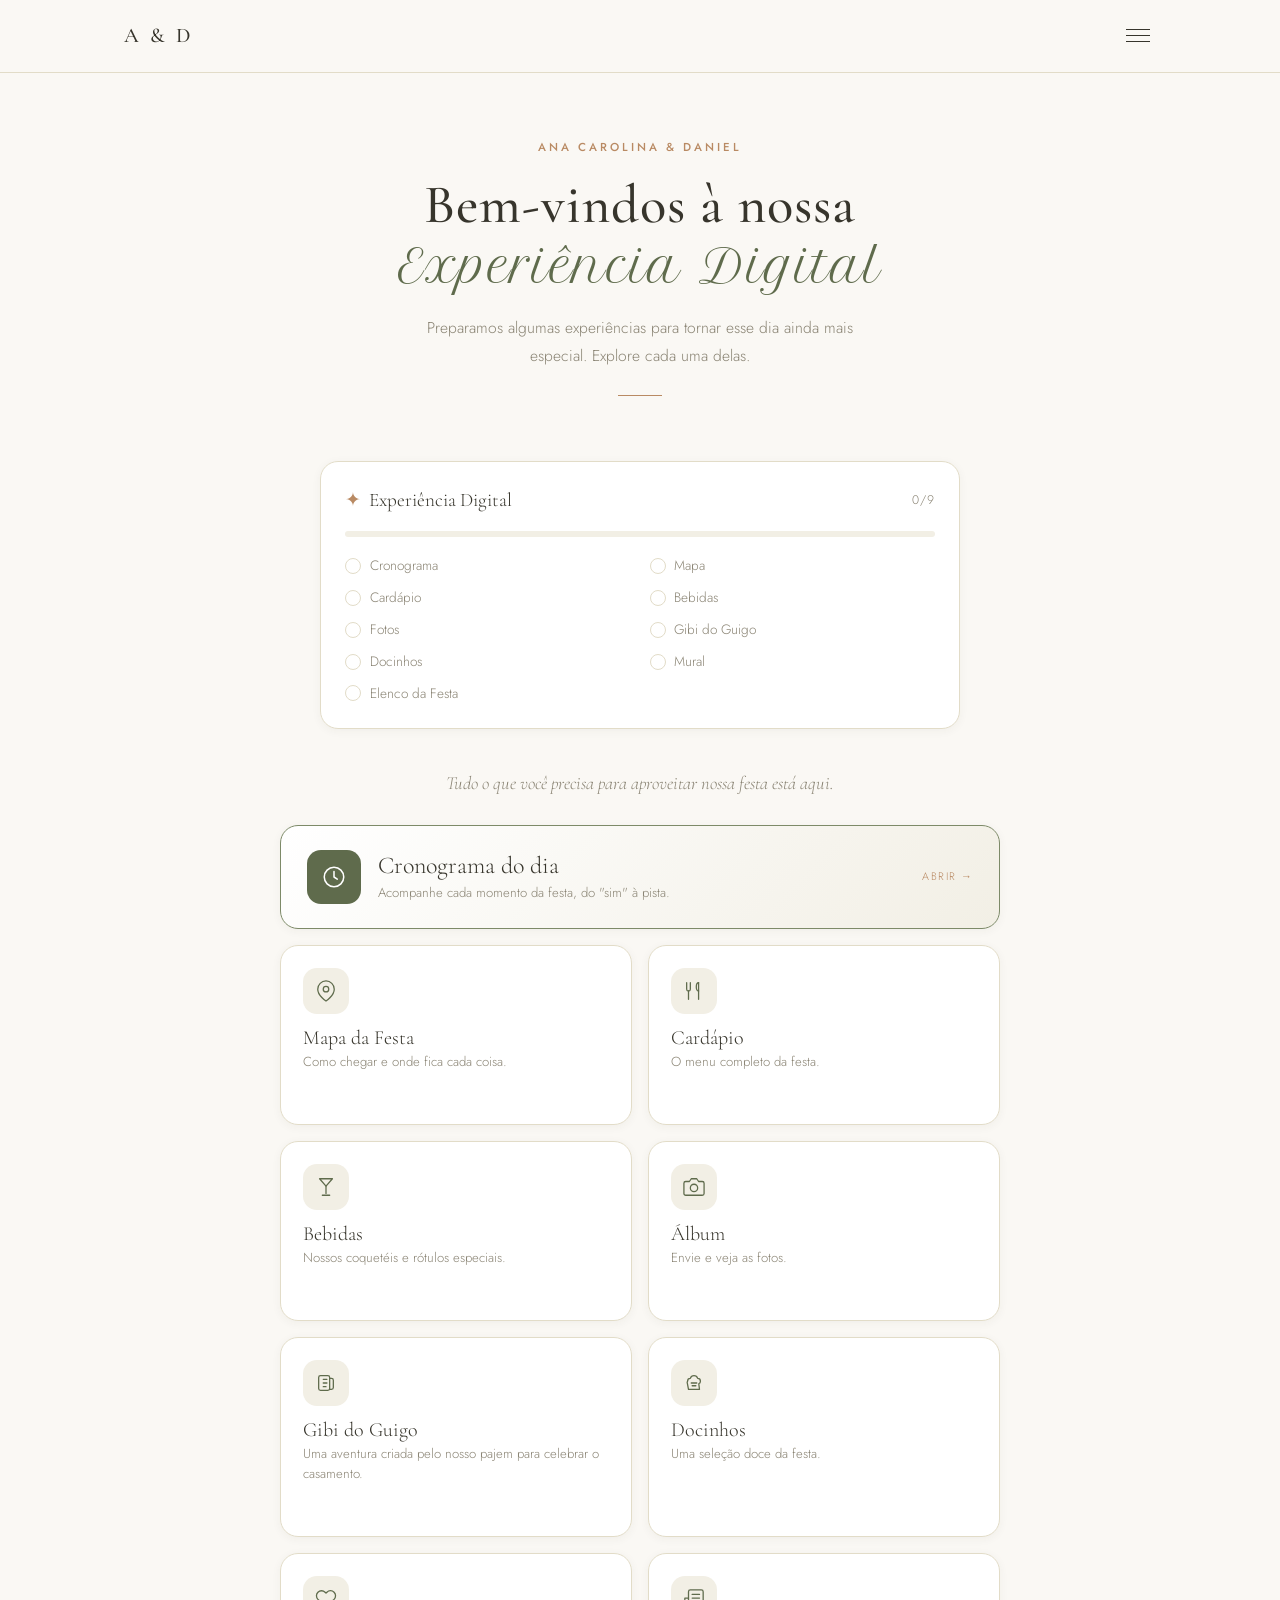
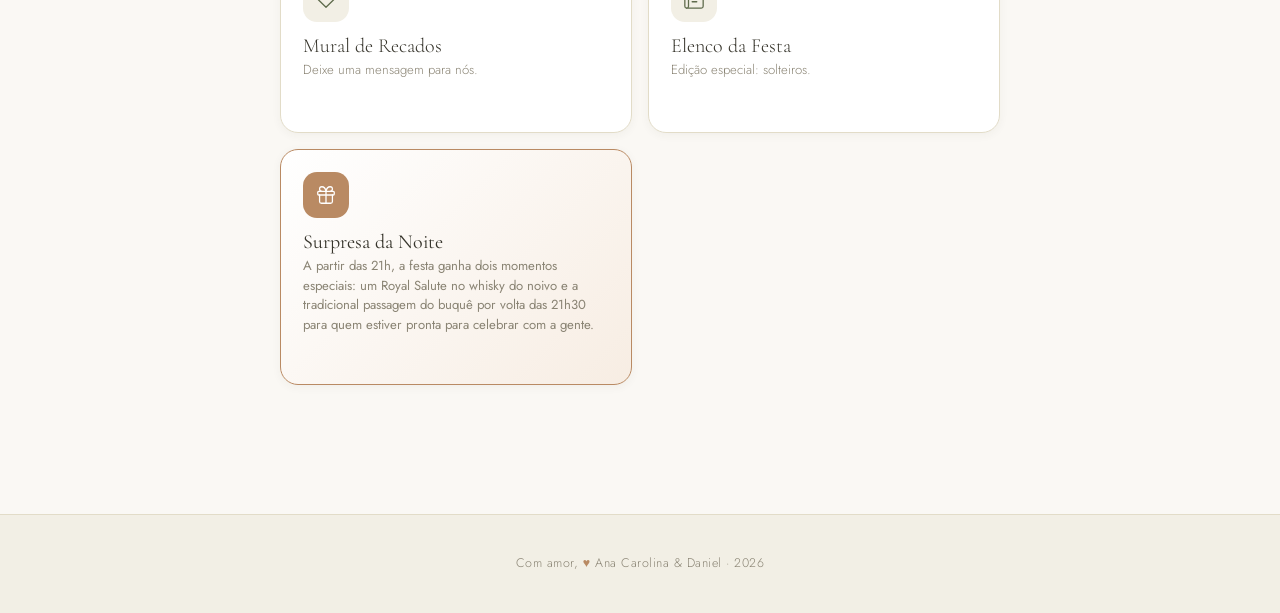
<file: index.html>
<!DOCTYPE html>
<html lang="pt-BR">
<head>
  <meta charset="UTF-8" />
  <meta name="viewport" content="width=device-width, initial-scale=1.0" />
  <title>Ana Carolina &amp; Daniel | Experiência Digital</title>
  <meta name="description" content="Experiência digital do casamento de Ana Carolina e Daniel." />
  <meta name="theme-color" content="#faf8f4" />
  <link rel="icon" type="image/svg+xml" href="assets/favicon.svg" />
  <link rel="preconnect" href="https://fonts.googleapis.com" />
  <link href="https://fonts.googleapis.com/css2?family=Cormorant+Garamond:ital,wght@0,400;0,500;0,600;1,500&family=Jost:wght@300;400;500;600&family=Petit+Formal+Script&display=swap" rel="stylesheet" />
  <link rel="stylesheet" href="css/style.css" />
</head>
<body>
  <header class="site-header">
    <nav class="nav">
      <a href="index.html" class="nav-logo">A &amp; D</a>
      <button class="nav-toggle" aria-label="Abrir menu">
        <span></span><span></span><span></span>
      </button>
      <ul class="nav-links">
        <li><a href="index.html">Início</a></li>
        <li><a href="cronograma.html">Cronograma</a></li>
        <li><a href="cardapio.html">Cardápio</a></li>
        <li><a href="drinks.html">Bebidas</a></li>
        <li><a href="album.html">Álbum Colaborativo</a></li>
        <li><a href="gibi.html">Gibi do Guigo</a></li>
        <li><a href="docinhos.html">Docinhos</a></li>
        <li><a href="mural.html">Mural de Recados</a></li>
        <li><a href="solteiros.html">Elenco da Festa</a></li>
        <li><a href="mapa.html">Mapa da Festa</a></li>
      </ul>
    </nav>
  </header>

  <main>
    <section class="hero hero-home reveal">
      <p class="hero-eyebrow">Ana Carolina &amp; Daniel</p>
      <h1>Bem-vindos à nossa<br /><span class="hero-highlight">Experiência Digital</span></h1>
      <p class="hero-lead">
        Preparamos algumas experiências para tornar esse dia ainda mais especial.
        Explore cada uma delas.
      </p>
      <div class="divider"></div>
    </section>

    <section class="section section-experiencia">
      <div class="container">
        <!-- Barra de progresso / gamificação -->
        <div class="progresso reveal" id="progresso" aria-live="polite">
          <div class="progresso-header">
            <span class="progresso-titulo">Experiência Digital</span>
            <span class="progresso-contador" id="progresso-contador">0/9</span>
          </div>
          <div class="progresso-barra"><span class="progresso-fill" id="progresso-fill"></span></div>
          <ul class="progresso-lista" id="progresso-lista"></ul>
          <p class="progresso-final" id="progresso-final" hidden>
            Você explorou toda a experiência digital do casamento!<br />
            <span>Obrigado por fazer parte deste momento.</span>
          </p>
        </div>

        <p class="experiencia-intro reveal">
          Tudo o que você precisa para aproveitar nossa festa está aqui.
        </p>

        <!-- Cronograma em destaque (CTA principal) -->
        <a class="xp-card xp-featured reveal" href="cronograma.html">
          <span class="xp-icon">
            <svg viewBox="0 0 24 24" fill="none" stroke="currentColor" stroke-width="1.4" stroke-linecap="round" stroke-linejoin="round"><circle cx="12" cy="12" r="9"/><path d="M12 7v5l3 2"/></svg>
          </span>
          <span class="xp-body">
            <span class="xp-title">Cronograma do dia</span>
            <span class="xp-desc">Acompanhe cada momento da festa, do "sim" à pista.</span>
          </span>
          <span class="xp-arrow">Abrir &rarr;</span>
        </a>

        <!-- Grid de experiências -->
        <div class="xp-grid">
          <a class="xp-card reveal" href="mapa.html" style="--i:0">
            <span class="xp-icon">
              <svg viewBox="0 0 24 24" fill="none" stroke="currentColor" stroke-width="1.4" stroke-linecap="round" stroke-linejoin="round"><path d="M21 10c0 7-9 13-9 13s-9-6-9-13a9 9 0 0 1 18 0z"/><circle cx="12" cy="10" r="3"/></svg>
            </span>
            <span class="xp-body">
              <span class="xp-title">Mapa da Festa</span>
              <span class="xp-desc">Como chegar e onde fica cada coisa.</span>
            </span>
            <span class="xp-arrow">Abrir &rarr;</span>
          </a>

          <a class="xp-card reveal" href="cardapio.html" style="--i:1">
            <span class="xp-icon">
              <svg viewBox="0 0 24 24" fill="none" stroke="currentColor" stroke-width="1.4" stroke-linecap="round" stroke-linejoin="round"><path d="M4 3v7a2 2 0 0 0 2 2h0a2 2 0 0 0 2-2V3"/><path d="M6 12v9"/><path d="M17 3c-1.5 0-2.5 1.8-2.5 4.5S15.5 12 17 12"/><path d="M17 3v18"/></svg>
            </span>
            <span class="xp-body">
              <span class="xp-title">Cardápio</span>
              <span class="xp-desc">O menu completo da festa.</span>
            </span>
            <span class="xp-arrow">Abrir &rarr;</span>
          </a>

          <a class="xp-card reveal" href="drinks.html" style="--i:2">
            <span class="xp-icon">
              <svg viewBox="0 0 24 24" fill="none" stroke="currentColor" stroke-width="1.4" stroke-linecap="round" stroke-linejoin="round"><path d="M5 3h14l-7 8z"/><path d="M12 11v8"/><path d="M8 21h8"/></svg>
            </span>
            <span class="xp-body">
              <span class="xp-title">Bebidas</span>
              <span class="xp-desc">Nossos coquetéis e rótulos especiais.</span>
            </span>
            <span class="xp-arrow">Abrir &rarr;</span>
          </a>

          <a class="xp-card reveal" href="album.html" style="--i:3">
            <span class="xp-icon">
              <svg viewBox="0 0 24 24" fill="none" stroke="currentColor" stroke-width="1.4" stroke-linecap="round" stroke-linejoin="round"><path d="M23 19a2 2 0 0 1-2 2H3a2 2 0 0 1-2-2V8a2 2 0 0 1 2-2h4l2-3h6l2 3h4a2 2 0 0 1 2 2z"/><circle cx="12" cy="13" r="4"/></svg>
            </span>
            <span class="xp-body">
              <span class="xp-title">Álbum</span>
              <span class="xp-desc">Envie e veja as fotos.</span>
            </span>
            <span class="xp-arrow">Abrir &rarr;</span>
          </a>

          <a class="xp-card reveal" href="gibi.html" style="--i:4">
            <span class="xp-icon">
              <svg viewBox="0 0 24 24" fill="none" stroke="currentColor" stroke-width="1.4" stroke-linecap="round" stroke-linejoin="round"><path d="M6 4h8a2 2 0 0 1 2 2v12a2 2 0 0 1-2 2H6a2 2 0 0 1-2-2V6a2 2 0 0 1 2-2z"/><path d="M16 7h2a2 2 0 0 1 2 2v8a2 2 0 0 1-2 2h-2"/><path d="M9 8h4"/><path d="M9 12h4"/><path d="M9 16h3"/></svg>
            </span>
            <span class="xp-body">
              <span class="xp-title">Gibi do Guigo</span>
              <span class="xp-desc">Uma aventura criada pelo nosso pajem para celebrar o casamento.</span>
            </span>
            <span class="xp-arrow">Abrir &rarr;</span>
          </a>

          <a class="xp-card reveal" href="docinhos.html" style="--i:5">
            <span class="xp-icon">
              <svg viewBox="0 0 24 24" fill="none" stroke="currentColor" stroke-width="1.4" stroke-linecap="round" stroke-linejoin="round"><path d="M5 10c0-1.7 1.3-3 3-3 .6-2 2.2-3 4-3s3.4 1 4 3c1.7 0 3 1.3 3 3 0 1.2-.7 2.3-1.8 2.8L18 19H6l-1.2-6.2A3 3 0 0 1 5 10Z"/><path d="M9 12h6"/><path d="M10 15h4"/></svg>
            </span>
            <span class="xp-body">
              <span class="xp-title">Docinhos</span>
              <span class="xp-desc">Uma seleção doce da festa.</span>
            </span>
            <span class="xp-arrow">Abrir &rarr;</span>
          </a>

          <a class="xp-card reveal" href="mural.html" style="--i:6">
            <span class="xp-icon">
              <svg viewBox="0 0 24 24" fill="none" stroke="currentColor" stroke-width="1.4" stroke-linecap="round" stroke-linejoin="round"><path d="M20.8 4.6a5.5 5.5 0 0 0-7.8 0L12 5.6l-1-1a5.5 5.5 0 0 0-7.8 7.8l1 1L12 21l7.8-7.6 1-1a5.5 5.5 0 0 0 0-7.8z"/></svg>
            </span>
            <span class="xp-body">
              <span class="xp-title">Mural de Recados</span>
              <span class="xp-desc">Deixe uma mensagem para nós.</span>
            </span>
            <span class="xp-arrow">Abrir &rarr;</span>
          </a>

          <a class="xp-card reveal" href="solteiros.html" style="--i:7">
            <span class="xp-icon">
              <svg viewBox="0 0 24 24" fill="none" stroke="currentColor" stroke-width="1.4" stroke-linecap="round" stroke-linejoin="round"><path d="M4 22a2 2 0 0 1-2-2v-9h4"/><path d="M6 22h14a2 2 0 0 0 2-2V4a2 2 0 0 0-2-2H8a2 2 0 0 0-2 2v16a2 2 0 0 1-2 2z"/><path d="M10 7h8"/><path d="M10 11h8"/><path d="M10 15h5"/></svg>
            </span>
            <span class="xp-body">
              <span class="xp-title">Elenco da Festa</span>
              <span class="xp-desc">Edição especial: solteiros.</span>
            </span>
            <span class="xp-arrow">Abrir &rarr;</span>
          </a>

          <!-- Card surpresa: desbloqueia automaticamente no horário configurado em js/main.js -->
          <button type="button" class="xp-card xp-surprise is-locked reveal" id="surpresa-card" style="--i:8" aria-live="polite">
            <span class="xp-icon">
              <svg viewBox="0 0 24 24" fill="none" stroke="currentColor" stroke-width="1.4" stroke-linecap="round" stroke-linejoin="round"><rect x="3" y="8" width="18" height="4" rx="1"/><path d="M12 8v13"/><path d="M19 12v7a2 2 0 0 1-2 2H7a2 2 0 0 1-2-2v-7"/><path d="M7.5 8a2.5 2.5 0 0 1 0-5C11 3 12 8 12 8"/><path d="M16.5 8a2.5 2.5 0 0 0 0-5C13 3 12 8 12 8"/></svg>
            </span>
            <span class="xp-body">
              <span class="xp-title">Surpresa</span>
              <span class="xp-desc" id="surpresa-desc">Disponível mais tarde...</span>
            </span>
            <span class="xp-arrow" id="surpresa-arrow"></span>
          </button>
        </div>
      </div>
    </section>
  </main>

  <div class="surpresa-modal" id="surpresa-modal" aria-hidden="true">
    <div class="surpresa-modal__backdrop" data-close-surpresa></div>
    <div class="surpresa-modal__content" role="dialog" aria-modal="true" aria-labelledby="surpresa-modal-title">
      <button class="surpresa-modal__close" type="button" aria-label="Fechar surpresa" data-close-surpresa>×</button>
      <p class="surpresa-modal__eyebrow">Surpresa liberada</p>
      <h2 class="surpresa-modal__title" id="surpresa-modal-title">Hora do Whisky</h2>
      <p class="surpresa-modal__text" id="surpresa-modal-text">No Whisky do noivo, um Royal Salute para marcar o momento.</p>
      <p class="surpresa-modal__subtext" id="surpresa-modal-subtext">Atenção: este conteúdo é exibido em horário de Brasília.</p>
    </div>
  </div>

  <footer class="site-footer">
    <p>Com amor, <span class="heart">♥</span> Ana Carolina &amp; Daniel · <span data-ano-atual>2026</span></p>
  </footer>

  <script src="js/main.js"></script>
</body>
</html>
</file>
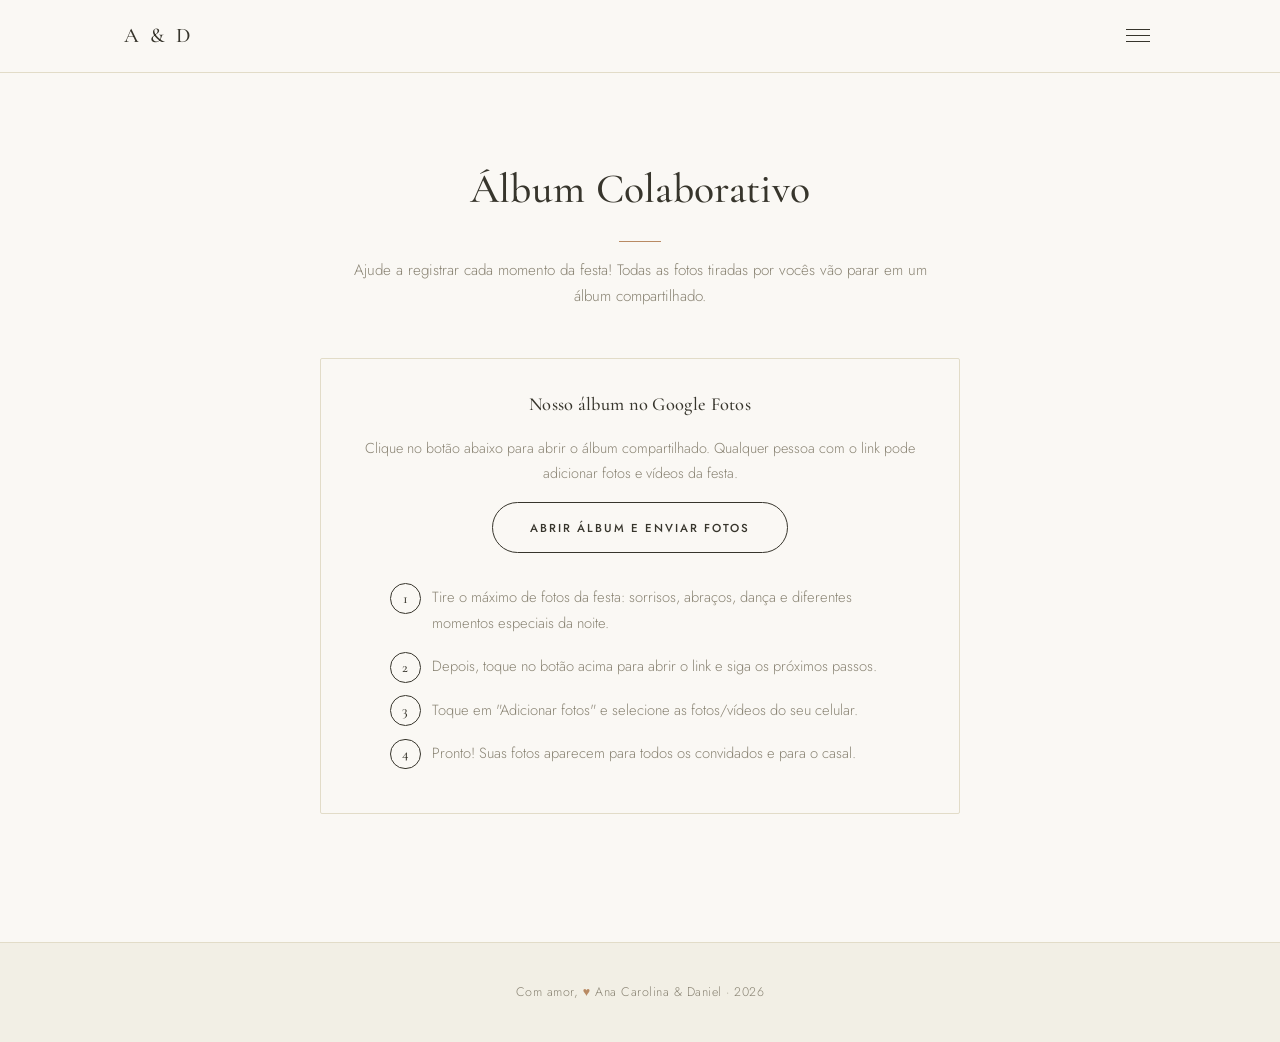
<file: album.html>
<!DOCTYPE html>
<html lang="pt-BR">
<head>
  <meta charset="UTF-8" />
  <meta name="viewport" content="width=device-width, initial-scale=1.0" />
  <title>Álbum Colaborativo | Ana Carolina &amp; Daniel</title>
  <link rel="icon" type="image/svg+xml" href="assets/favicon.svg" />
  <link rel="preconnect" href="https://fonts.googleapis.com" />
  <link href="https://fonts.googleapis.com/css2?family=Cormorant+Garamond:ital,wght@0,400;0,500;0,600;1,500&family=Jost:wght@300;400;500;600&family=Petit+Formal+Script&display=swap" rel="stylesheet" />
  <link rel="stylesheet" href="css/style.css" />
</head>
<body>
  <header class="site-header">
    <nav class="nav">
      <a href="index.html" class="nav-logo">A &amp; D</a>
      <button class="nav-toggle" aria-label="Abrir menu">
        <span></span><span></span><span></span>
      </button>
      <ul class="nav-links">
        <li><a href="index.html">Início</a></li>
        <li><a href="cronograma.html">Cronograma</a></li>
        <li><a href="cardapio.html">Cardápio</a></li>
        <li><a href="drinks.html">Bebidas</a></li>
        <li><a href="album.html">Álbum Colaborativo</a></li>
        <li><a href="docinhos.html">Docinhos</a></li>
        <li><a href="mural.html">Mural de Recados</a></li>
        <li><a href="solteiros.html">Elenco da Festa</a></li>
        <li><a href="mapa.html">Mapa da Festa</a></li>
      </ul>
    </nav>
  </header>

  <main>
    <section class="section">
      <div class="container">
        <h1 class="section-title">Álbum Colaborativo</h1>
        <p class="section-subtitle">Ajude a registrar cada momento da festa! Todas as fotos tiradas por vocês vão parar em um álbum compartilhado.</p>

        <div class="album-box card">
          <h3>Nosso álbum no Google Fotos</h3>
          <p style="margin: 1rem 0; color: var(--cor-texto-claro);">
            Clique no botão abaixo para abrir o álbum compartilhado. Qualquer pessoa com o link
            pode adicionar fotos e vídeos da festa.
          </p>
          <a
            class="btn"
            href="https://photos.app.goo.gl/zjK4zNTHtyxNgDgK8"
            target="_blank"
            rel="noopener"
          >
            Abrir álbum e enviar fotos
          </a>

          <ol class="album-steps">
            <li>Tire o máximo de fotos da festa: sorrisos, abraços, dança e diferentes momentos especiais da noite.</li>
            <li>Depois, toque no botão acima para abrir o link e siga os próximos passos.</li>
            <li>Toque em "Adicionar fotos" e selecione as fotos/vídeos do seu celular.</li>
            <li>Pronto! Suas fotos aparecem para todos os convidados e para o casal.</li>
          </ol>
        </div>

      </div>
    </section>
  </main>

  <footer class="site-footer">
    <p>Com amor, <span class="heart">♥</span> Ana Carolina &amp; Daniel · <span data-ano-atual>2026</span></p>
  </footer>

  <script src="js/main.js"></script>
</body>
</html>
</file>
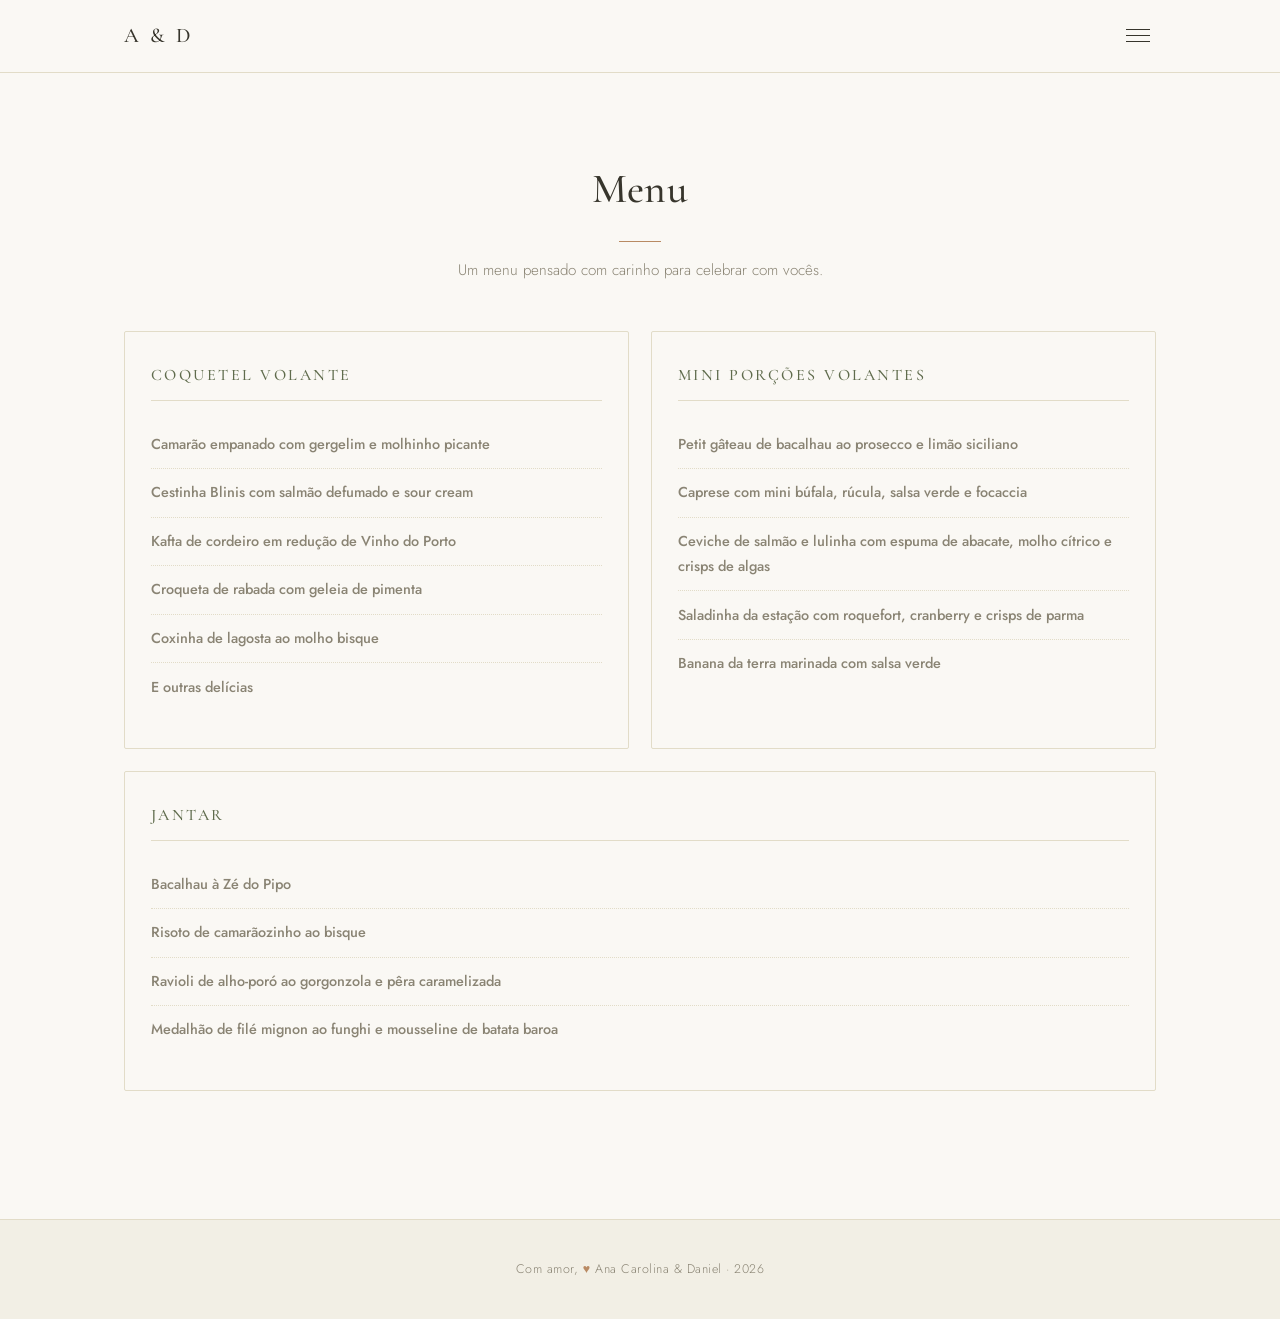
<file: cardapio.html>
<!DOCTYPE html>
<html lang="pt-BR">
<head>
  <meta charset="UTF-8" />
  <meta name="viewport" content="width=device-width, initial-scale=1.0" />
  <title>Cardápio | Ana Carolina &amp; Daniel</title>
  <link rel="icon" type="image/svg+xml" href="assets/favicon.svg" />
  <link rel="preconnect" href="https://fonts.googleapis.com" />
  <link href="https://fonts.googleapis.com/css2?family=Cormorant+Garamond:ital,wght@0,400;0,500;0,600;1,500&family=Jost:wght@300;400;500;600&family=Petit+Formal+Script&display=swap" rel="stylesheet" />
  <link rel="stylesheet" href="css/style.css" />
</head>
<body>
  <header class="site-header">
    <nav class="nav">
      <a href="index.html" class="nav-logo">A &amp; D</a>
      <button class="nav-toggle" aria-label="Abrir menu">
        <span></span><span></span><span></span>
      </button>
      <ul class="nav-links">
        <li><a href="index.html">Início</a></li>
        <li><a href="cronograma.html">Cronograma</a></li>
        <li><a href="cardapio.html">Cardápio</a></li>
        <li><a href="drinks.html">Bebidas</a></li>
        <li><a href="album.html">Álbum Colaborativo</a></li>
        <li><a href="docinhos.html">Docinhos</a></li>
        <li><a href="mural.html">Mural de Recados</a></li>
        <li><a href="solteiros.html">Elenco da Festa</a></li>
        <li><a href="mapa.html">Mapa da Festa</a></li>
      </ul>
    </nav>
  </header>

  <main>
    <section class="section">
      <div class="container">
        <h1 class="section-title">Menu</h1>
        <p class="section-subtitle">Um menu pensado com carinho para celebrar com vocês.</p>

        <div class="grid grid-2">
          <div class="card menu-category">
            <h3>Coquetel Volante</h3>
            <div class="menu-item"><p class="menu-item-name">Camarão empanado com gergelim e molhinho picante</p></div>
            <div class="menu-item"><p class="menu-item-name">Cestinha Blinis com salmão defumado e sour cream</p></div>
            <div class="menu-item"><p class="menu-item-name">Kafta de cordeiro em redução de Vinho do Porto</p></div>
            <div class="menu-item"><p class="menu-item-name">Croqueta de rabada com geleia de pimenta</p></div>
            <div class="menu-item"><p class="menu-item-name">Coxinha de lagosta ao molho bisque</p></div>
            <div class="menu-item"><p class="menu-item-name">E outras delícias</p></div>
          </div>

          <div class="card menu-category">
            <h3>Mini Porções Volantes</h3>
            <div class="menu-item"><p class="menu-item-name">Petit gâteau de bacalhau ao prosecco e limão siciliano</p></div>
            <div class="menu-item"><p class="menu-item-name">Caprese com mini búfala, rúcula, salsa verde e focaccia</p></div>
            <div class="menu-item"><p class="menu-item-name">Ceviche de salmão e lulinha com espuma de abacate, molho cítrico e crisps de algas</p></div>
            <div class="menu-item"><p class="menu-item-name">Saladinha da estação com roquefort, cranberry e crisps de parma</p></div>
            <div class="menu-item"><p class="menu-item-name">Banana da terra marinada com salsa verde</p></div>
          </div>

          <div class="card menu-category" style="grid-column: 1 / -1;">
            <h3>Jantar</h3>
            <div class="menu-item"><p class="menu-item-name">Bacalhau à Zé do Pipo</p></div>
            <div class="menu-item"><p class="menu-item-name">Risoto de camarãozinho ao bisque</p></div>
            <div class="menu-item"><p class="menu-item-name">Ravioli de alho-poró ao gorgonzola e pêra caramelizada</p></div>
            <div class="menu-item"><p class="menu-item-name">Medalhão de filé mignon ao funghi e mousseline de batata baroa</p></div>
          </div>
        </div>
      </div>
    </section>
  </main>

  <footer class="site-footer">
    <p>Com amor, <span class="heart">♥</span> Ana Carolina &amp; Daniel · <span data-ano-atual>2026</span></p>
  </footer>

  <script src="js/main.js"></script>
</body>
</html>
</file>
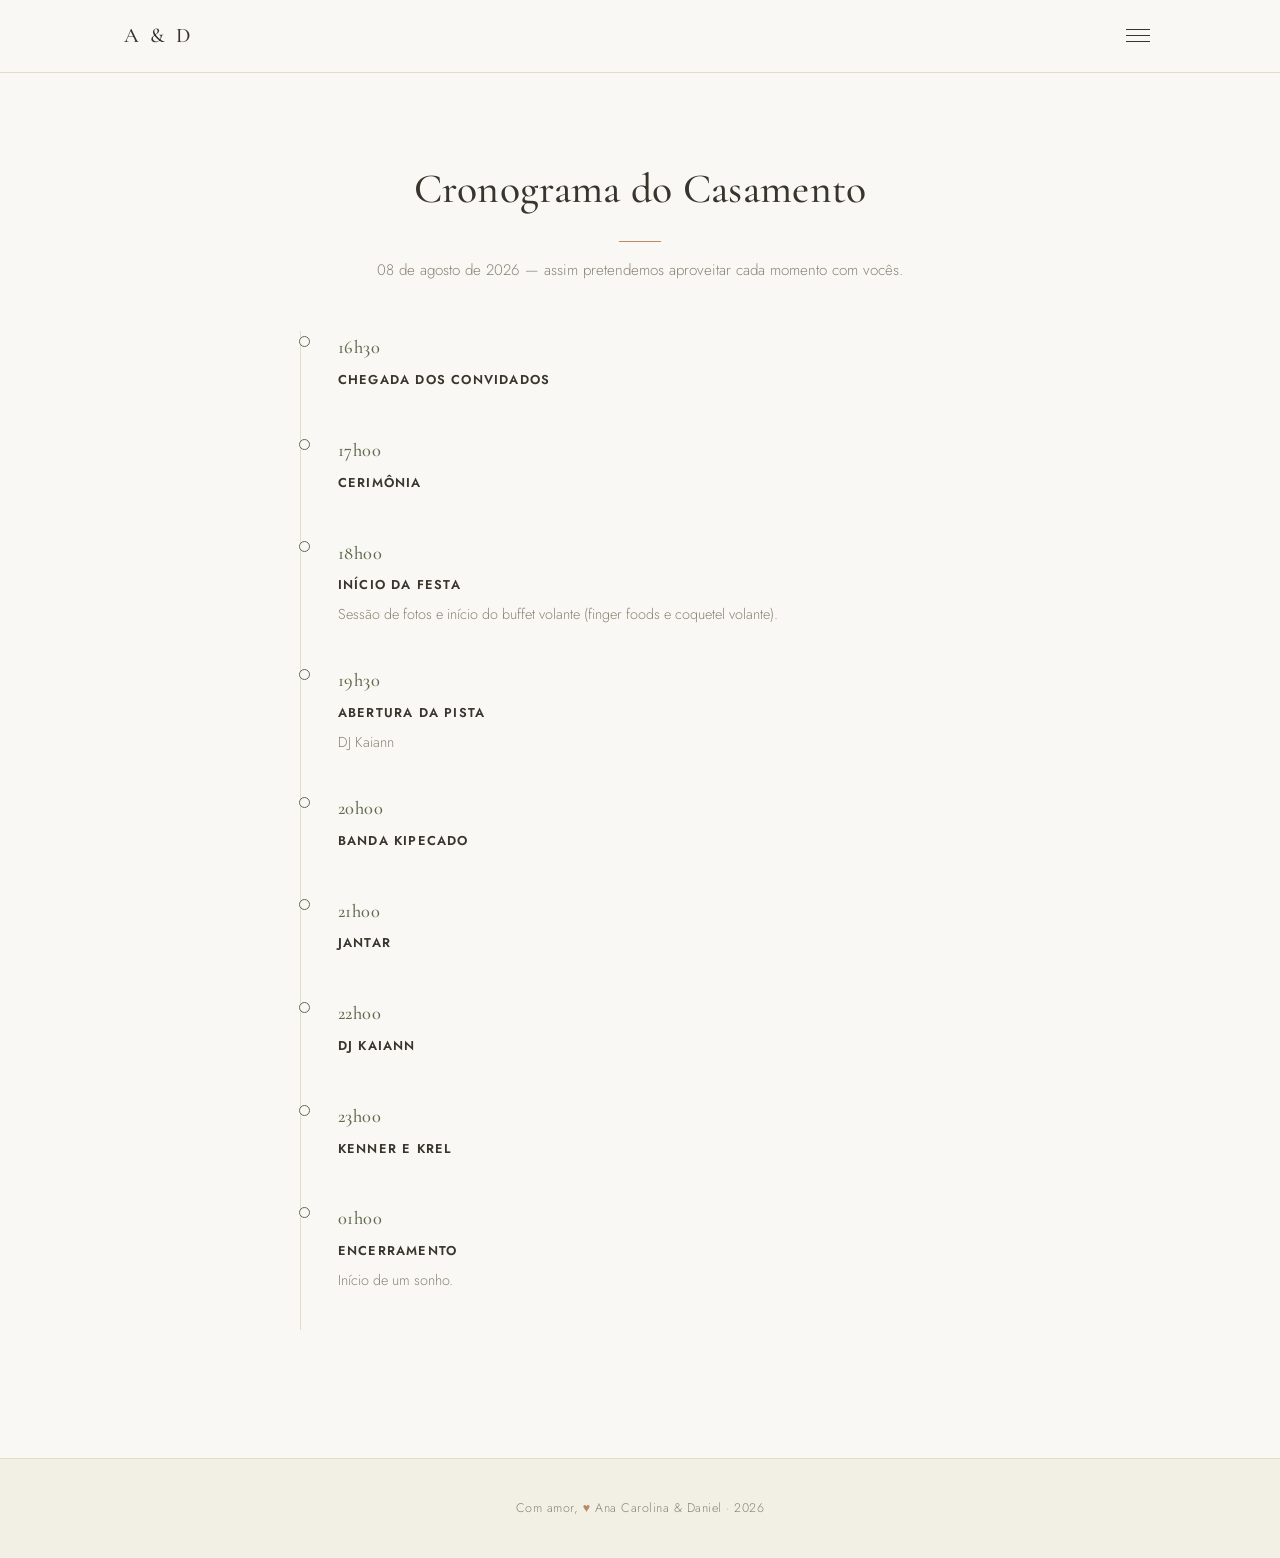
<file: cronograma.html>
<!DOCTYPE html>
<html lang="pt-BR">
<head>
  <meta charset="UTF-8" />
  <meta name="viewport" content="width=device-width, initial-scale=1.0" />
  <title>Cronograma | Ana Carolina &amp; Daniel</title>
  <link rel="icon" type="image/svg+xml" href="assets/favicon.svg" />
  <link rel="preconnect" href="https://fonts.googleapis.com" />
  <link href="https://fonts.googleapis.com/css2?family=Cormorant+Garamond:ital,wght@0,400;0,500;0,600;1,500&family=Jost:wght@300;400;500;600&family=Petit+Formal+Script&display=swap" rel="stylesheet" />
  <link rel="stylesheet" href="css/style.css" />
</head>
<body>
  <header class="site-header">
    <nav class="nav">
      <a href="index.html" class="nav-logo">A &amp; D</a>
      <button class="nav-toggle" aria-label="Abrir menu">
        <span></span><span></span><span></span>
      </button>
      <ul class="nav-links">
        <li><a href="index.html">Início</a></li>
        <li><a href="cronograma.html">Cronograma</a></li>
        <li><a href="cardapio.html">Cardápio</a></li>
        <li><a href="drinks.html">Bebidas</a></li>
        <li><a href="album.html">Álbum Colaborativo</a></li>
        <li><a href="docinhos.html">Docinhos</a></li>
        <li><a href="mural.html">Mural de Recados</a></li>
        <li><a href="solteiros.html">Elenco da Festa</a></li>
        <li><a href="mapa.html">Mapa da Festa</a></li>
      </ul>
    </nav>
  </header>

  <main>
    <section class="section">
      <div class="container">
        <h1 class="section-title">Cronograma do Casamento</h1>
        <p class="section-subtitle">08 de agosto de 2026 — assim pretendemos aproveitar cada momento com vocês.</p>

        <div class="timeline">
          <div class="timeline-item">
            <p class="timeline-time">16h30</p>
            <p class="timeline-title">Chegada dos convidados</p>
          </div>
          <div class="timeline-item">
            <p class="timeline-time">17h00</p>
            <p class="timeline-title">Cerimônia</p>
          </div>
          <div class="timeline-item">
            <p class="timeline-time">18h00</p>
            <p class="timeline-title">Início da festa</p>
            <p class="timeline-desc">Sessão de fotos e início do buffet volante (finger foods e coquetel volante).</p>
          </div>
          <div class="timeline-item">
            <p class="timeline-time">19h30</p>
            <p class="timeline-title">Abertura da pista</p>
            <p class="timeline-desc">DJ Kaiann</p>
          </div>
          <div class="timeline-item">
            <p class="timeline-time">20h00</p>
            <p class="timeline-title">Banda KiPecado</p>
          </div>
          <div class="timeline-item">
            <p class="timeline-time">21h00</p>
            <p class="timeline-title">Jantar</p>
          </div>
          <div class="timeline-item">
            <p class="timeline-time">22h00</p>
            <p class="timeline-title">DJ Kaiann</p>
          </div>
          <div class="timeline-item">
            <p class="timeline-time">23h00</p>
            <p class="timeline-title">Kenner e Krel</p>
          </div>
          <div class="timeline-item">
            <p class="timeline-time">01h00</p>
            <p class="timeline-title">Encerramento</p>
            <p class="timeline-desc">Início de um sonho.</p>
          </div>
        </div>
      </div>
    </section>
  </main>

  <footer class="site-footer">
    <p>Com amor, <span class="heart">♥</span> Ana Carolina &amp; Daniel · <span data-ano-atual>2026</span></p>
  </footer>

  <script src="js/main.js"></script>
</body>
</html>
</file>
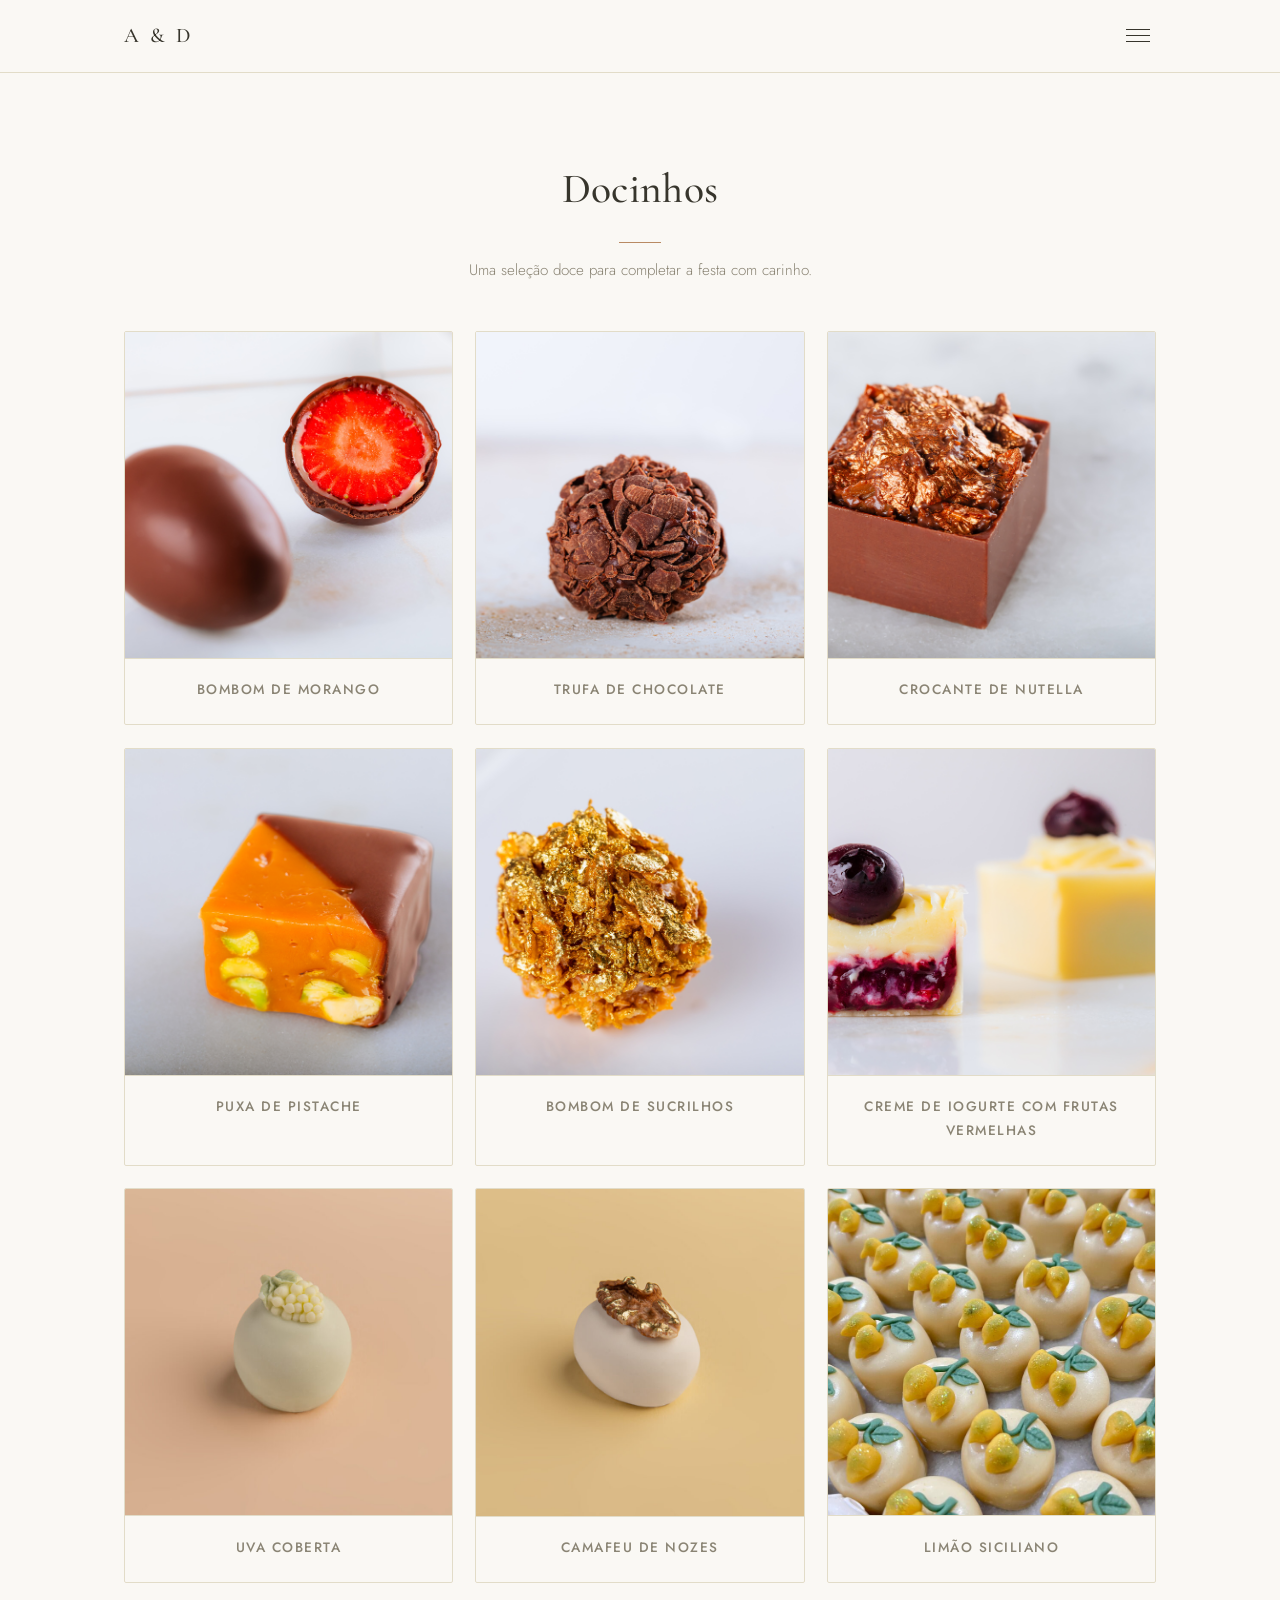
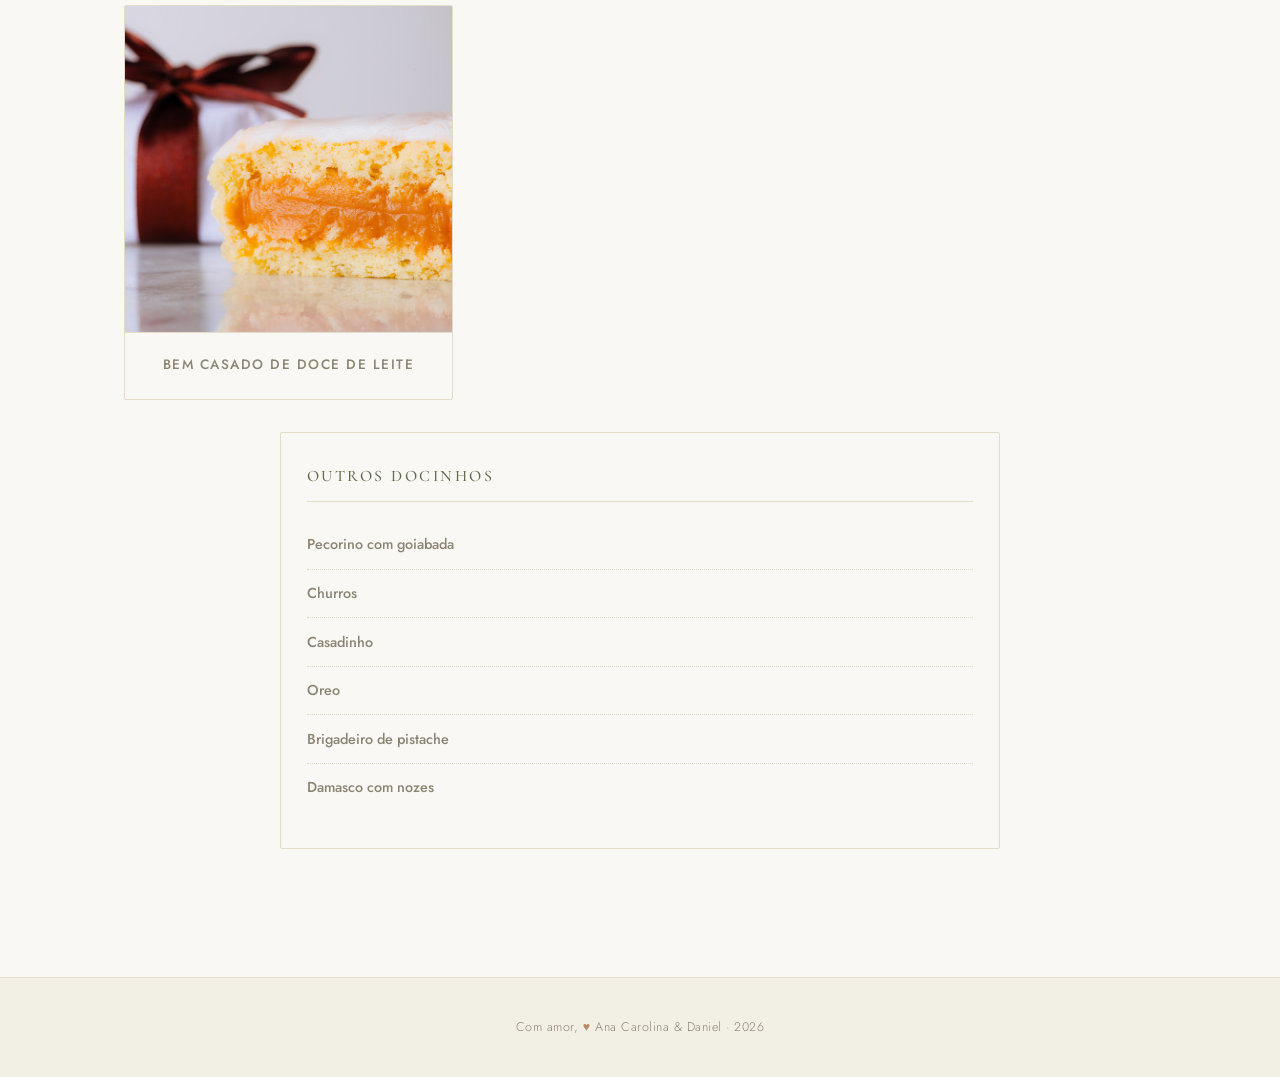
<file: docinhos.html>
<!DOCTYPE html>
<html lang="pt-BR">
<head>
  <meta charset="UTF-8" />
  <meta name="viewport" content="width=device-width, initial-scale=1.0" />
  <title>Docinhos | Ana Carolina &amp; Daniel</title>
  <meta name="theme-color" content="#faf8f4" />
  <link rel="icon" type="image/svg+xml" href="assets/favicon.svg" />
  <link rel="preconnect" href="https://fonts.googleapis.com" />
  <link href="https://fonts.googleapis.com/css2?family=Cormorant+Garamond:ital,wght@0,400;0,500;0,600;1,500&family=Jost:wght@300;400;500;600&family=Petit+Formal+Script&display=swap" rel="stylesheet" />
  <link rel="stylesheet" href="css/style.css" />
</head>
<body>
  <header class="site-header">
    <nav class="nav">
      <a href="index.html" class="nav-logo">A &amp; D</a>
      <button class="nav-toggle" aria-label="Abrir menu">
        <span></span><span></span><span></span>
      </button>
      <ul class="nav-links">
        <li><a href="index.html">Início</a></li>
        <li><a href="cronograma.html">Cronograma</a></li>
        <li><a href="cardapio.html">Cardápio</a></li>
        <li><a href="drinks.html">Bebidas</a></li>
        <li><a href="album.html">Álbum Colaborativo</a></li>
        <li><a href="docinhos.html">Docinhos</a></li>
        <li><a href="mural.html">Mural de Recados</a></li>
        <li><a href="solteiros.html">Elenco da Festa</a></li>
        <li><a href="mapa.html">Mapa da Festa</a></li>
      </ul>
    </nav>
  </header>

  <main>
    <section class="section">
      <div class="container">
        <h1 class="section-title reveal">Docinhos</h1>
        <p class="section-subtitle reveal">Uma seleção doce para completar a festa com carinho.</p>

        <div class="grid grid-3 reveal">
          <div class="card drink-card">
            <div class="drink-photo">
              <img src="assets/doces/Bombom%20de%20morango.jpg" alt="Bombom de morango" onerror="this.remove()" />
            </div>
            <p class="menu-item-name">Bombom de morango</p>
          </div>
          <div class="card drink-card">
            <div class="drink-photo">
              <img src="assets/doces/Trufa%20de%20chocolate.jpg" alt="Trufa de chocolate" onerror="this.remove()" />
            </div>
            <p class="menu-item-name">Trufa de chocolate</p>
          </div>
          <div class="card drink-card">
            <div class="drink-photo">
              <img src="assets/doces/Crocante%20de%20nutella.jpg" alt="Crocante de nutella" onerror="this.remove()" />
            </div>
            <p class="menu-item-name">Crocante de nutella</p>
          </div>
          <div class="card drink-card">
            <div class="drink-photo">
              <img src="assets/doces/Puxa%20de%20pistache.jpg" alt="Puxa de pistache" onerror="this.remove()" />
            </div>
            <p class="menu-item-name">Puxa de pistache</p>
          </div>
          <div class="card drink-card">
            <div class="drink-photo">
              <img src="assets/doces/Bombom%20de%20sucrilhos.jpg" alt="Bombom de sucrilhos" onerror="this.remove()" />
            </div>
            <p class="menu-item-name">Bombom de sucrilhos</p>
          </div>
          <div class="card drink-card">
            <div class="drink-photo">
              <img src="assets/doces/Creme%20de%20iogurte%20com%20frutas%20vermelhas.jpg" alt="Creme de iogurte com frutas vermelhas" onerror="this.remove()" />
            </div>
            <p class="menu-item-name">Creme de iogurte com frutas vermelhas</p>
          </div>
          <div class="card drink-card">
            <div class="drink-photo">
              <img src="assets/doces/Uva-com-Brigadeiro-Branco.jpg" alt="Uva coberta" onerror="this.remove()" />
            </div>
            <p class="menu-item-name">Uva coberta</p>
          </div>
          <div class="card drink-card">
            <div class="drink-photo">
              <img src="assets/doces/Camafeu-de-Nozes.jpg" alt="Camafeu de nozes" onerror="this.remove()" />
            </div>
            <p class="menu-item-name">Camafeu de nozes</p>
          </div>
          <div class="card drink-card">
            <div class="drink-photo">
              <img src="assets/doces/limao.jpeg" alt="Limão siciliano" onerror="this.remove()" />
            </div>
            <p class="menu-item-name">Limão siciliano</p>
          </div>
          <div class="card drink-card">
            <div class="drink-photo">
              <img src="assets/doces/Bem%20casado%20de%20doce%20de%20leite.jpg" alt="Bem casado de doce de leite" onerror="this.remove()" />
            </div>
            <p class="menu-item-name">Bem casado de doce de leite</p>
          </div>
        </div>

        <div class="card menu-category reveal" style="max-width: 720px; margin: 2rem auto 0;">
          <h3>Outros docinhos</h3>
          <div class="menu-item"><p class="menu-item-name">Pecorino com goiabada</p></div>
          <div class="menu-item"><p class="menu-item-name">Churros</p></div>
          <div class="menu-item"><p class="menu-item-name">Casadinho</p></div>
          <div class="menu-item"><p class="menu-item-name">Oreo</p></div>
          <div class="menu-item"><p class="menu-item-name">Brigadeiro de pistache</p></div>
          <div class="menu-item"><p class="menu-item-name">Damasco com nozes</p></div>
        </div>
      </div>
    </section>
  </main>

  <footer class="site-footer">
    <p>Com amor, <span class="heart">♥</span> Ana Carolina &amp; Daniel · <span data-ano-atual>2026</span></p>
  </footer>

  <script src="js/main.js"></script>
</body>
</html>
</file>
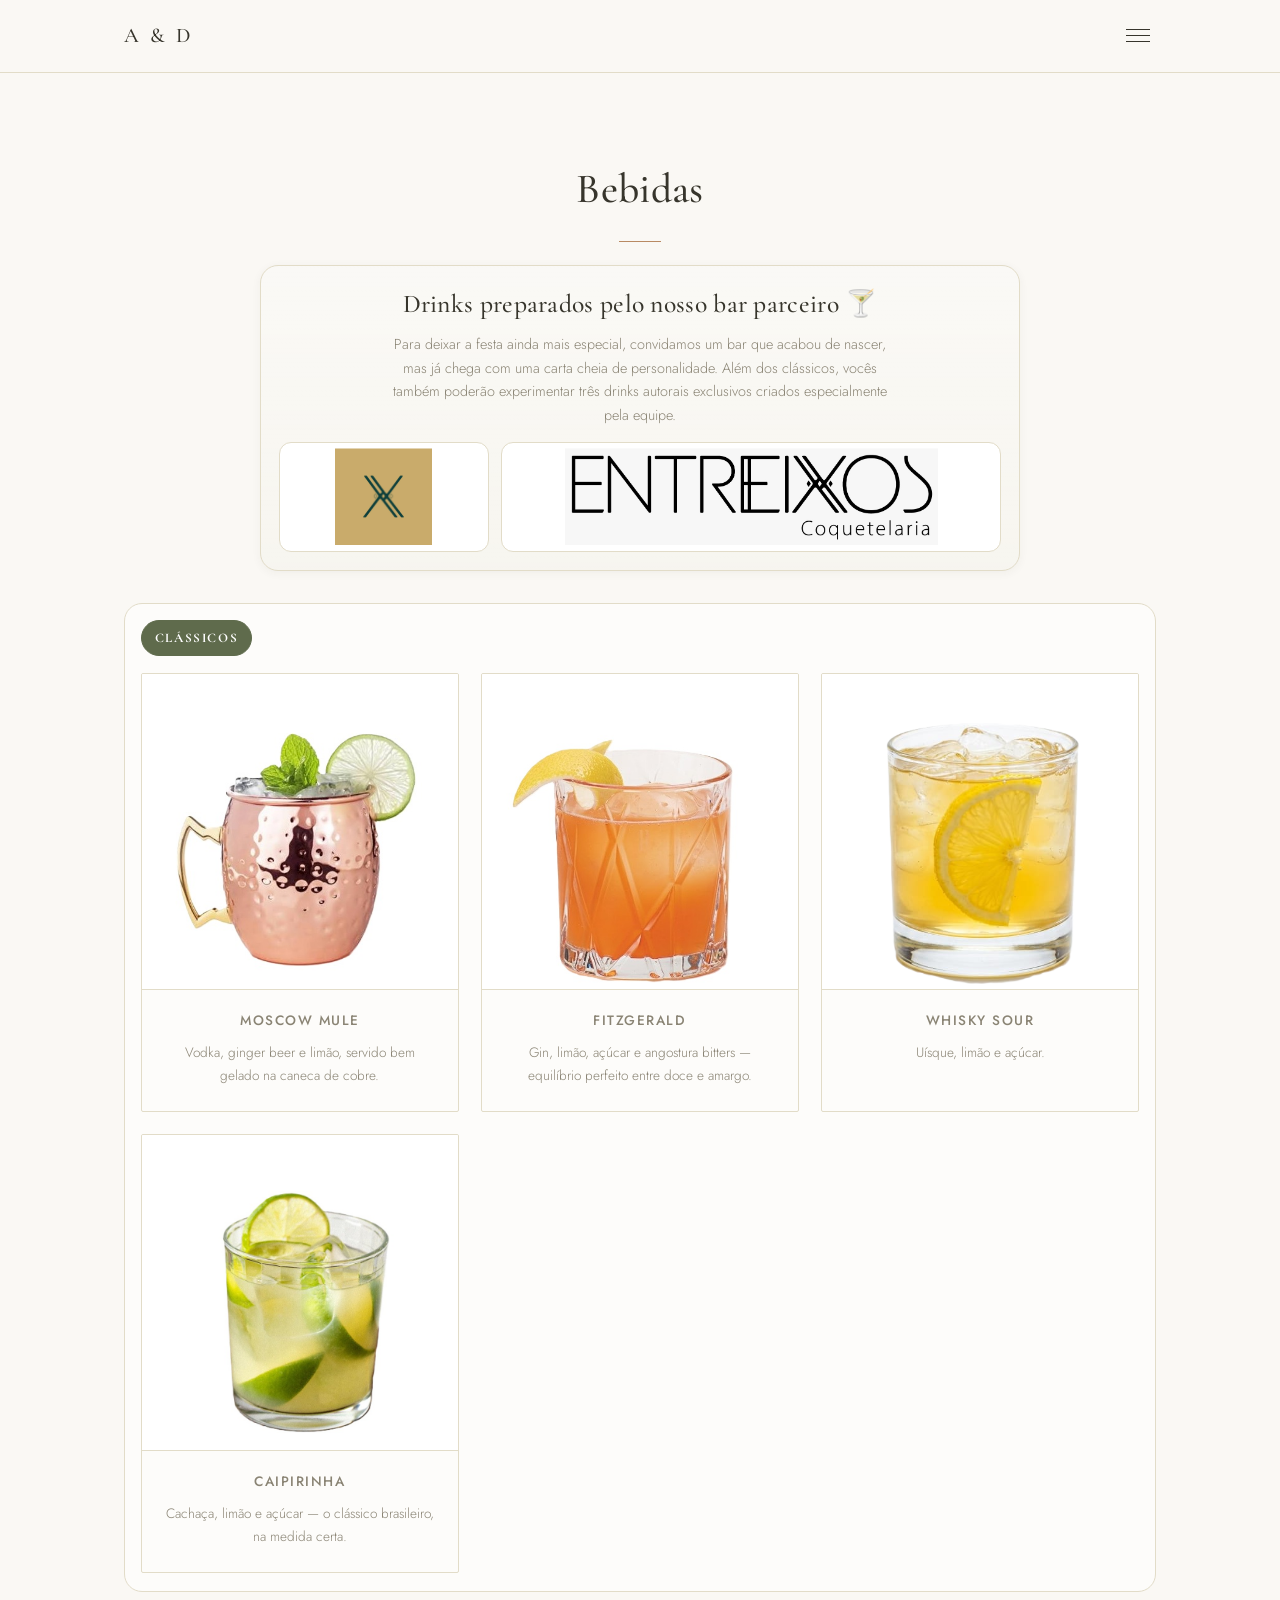
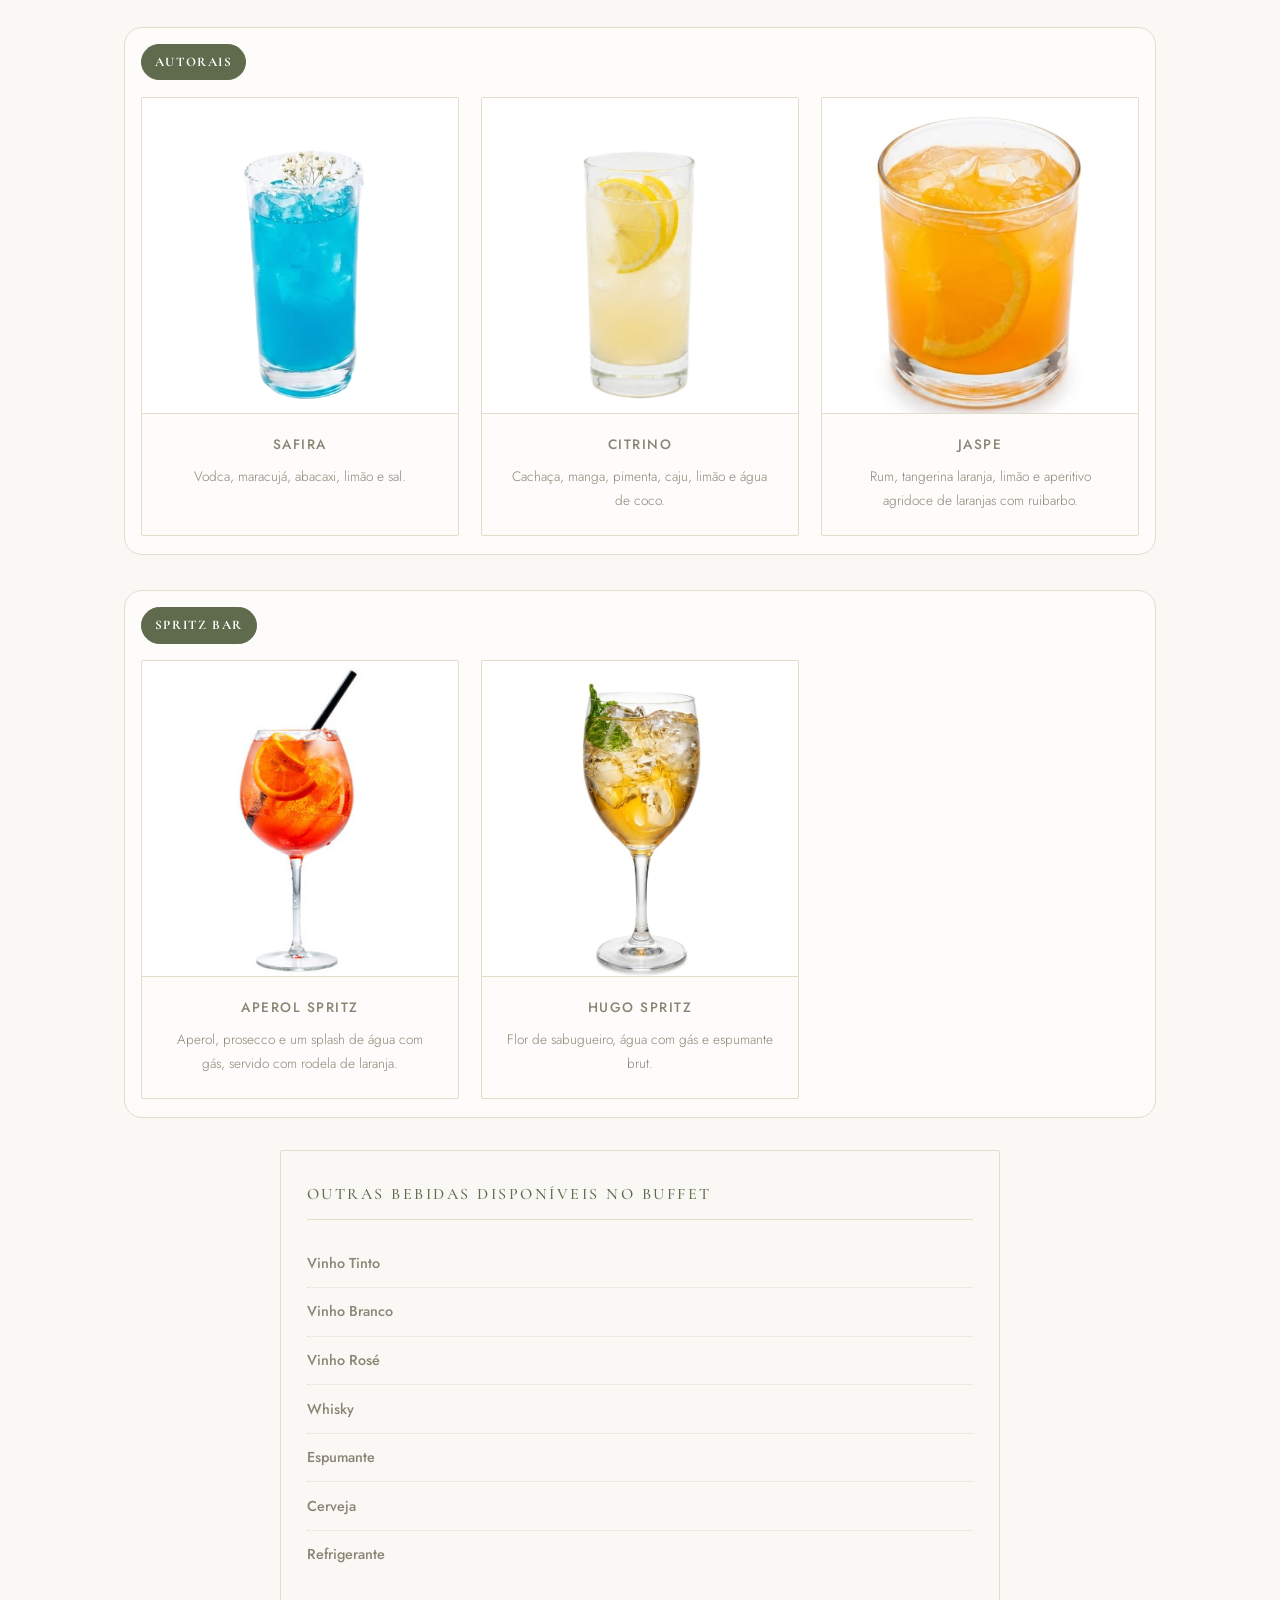
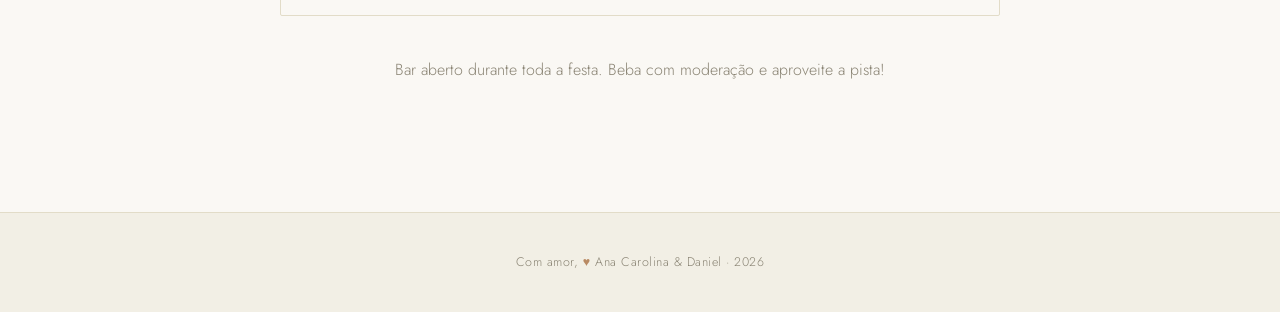
<file: drinks.html>
<!DOCTYPE html>
<html lang="pt-BR">
<head>
  <meta charset="UTF-8" />
  <meta name="viewport" content="width=device-width, initial-scale=1.0" />
  <title>Bebidas | Ana Carolina &amp; Daniel</title>
  <link rel="icon" type="image/svg+xml" href="assets/favicon.svg" />
  <link rel="preconnect" href="https://fonts.googleapis.com" />
  <link href="https://fonts.googleapis.com/css2?family=Cormorant+Garamond:ital,wght@0,400;0,500;0,600;1,500&family=Jost:wght@300;400;500;600&family=Petit+Formal+Script&display=swap" rel="stylesheet" />
  <link rel="stylesheet" href="css/style.css" />
</head>
<body>
  <header class="site-header">
    <nav class="nav">
      <a href="index.html" class="nav-logo">A &amp; D</a>
      <button class="nav-toggle" aria-label="Abrir menu">
        <span></span><span></span><span></span>
      </button>
      <ul class="nav-links">
        <li><a href="index.html">Início</a></li>
        <li><a href="cronograma.html">Cronograma</a></li>
        <li><a href="cardapio.html">Cardápio</a></li>
        <li><a href="drinks.html">Bebidas</a></li>
        <li><a href="album.html">Álbum Colaborativo</a></li>
        <li><a href="docinhos.html">Docinhos</a></li>
        <li><a href="mural.html">Mural de Recados</a></li>
        <li><a href="solteiros.html">Elenco da Festa</a></li>
        <li><a href="mapa.html">Mapa da Festa</a></li>
      </ul>
    </nav>
  </header>

  <main>
    <section class="section">
      <div class="container">
        <h1 class="section-title">Bebidas</h1>

        <aside class="bar-parceiro" aria-label="Bar parceiro da família">
          <h2 class="bar-parceiro-titulo">Drinks preparados pelo nosso bar parceiro 🍸</h2>
          <p class="bar-parceiro-texto">
            Para deixar a festa ainda mais especial, convidamos um bar que acabou de nascer, mas já chega com
            uma carta cheia de personalidade. Além dos clássicos, vocês também poderão experimentar três drinks
            autorais exclusivos criados especialmente pela equipe.
          </p>
          <div class="bar-parceiro-brand">
            <img
              class="bar-parceiro-logo"
              src="assets/drinks/logo_bar.jpeg"
              alt="Logo do bar parceiro"
              onerror="this.remove()"
            />
            <img
              class="bar-parceiro-marca"
              src="assets/drinks/marca_bar.jpeg"
              alt="Nome do bar parceiro"
              onerror="this.remove()"
            />
          </div>
        </aside>

        <section class="drinks-grupo" aria-label="Drinks clássicos">
          <h3 class="drinks-grupo-titulo">Clássicos</h3>
          <div class="grid grid-3">
            <div class="card drink-card">
              <div class="drink-photo">
                <img src="assets/drinks/moscow_mule.jpeg" alt="Moscow Mule" onerror="this.remove()" />
              </div>
              <p class="menu-item-name">Moscow Mule</p>
              <p class="menu-item-desc">Vodka, ginger beer e limão, servido bem gelado na caneca de cobre.</p>
            </div>
            <div class="card drink-card">
              <div class="drink-photo">
                <img src="assets/drinks/fitzgerald.jpeg" alt="Fitzgerald" onerror="this.remove()" />
              </div>
              <p class="menu-item-name">Fitzgerald</p>
              <p class="menu-item-desc">Gin, limão, açúcar e angostura bitters — equilíbrio perfeito entre doce e amargo.</p>
            </div>
            <div class="card drink-card">
              <div class="drink-photo">
                <img src="assets/drinks/whisky_sour.png" alt="Whisky Sour" onerror="this.remove()" />
              </div>
              <p class="menu-item-name">Whisky Sour</p>
              <p class="menu-item-desc">Uísque, limão e açúcar.</p>
            </div>
            <div class="card drink-card">
              <div class="drink-photo">
                <img src="assets/drinks/caipirinha.jpg" alt="Caipirinha" onerror="this.remove()" />
              </div>
              <p class="menu-item-name">Caipirinha</p>
              <p class="menu-item-desc">Cachaça, limão e açúcar — o clássico brasileiro, na medida certa.</p>
            </div>
          </div>
        </section>

        <section class="drinks-grupo" aria-label="Drinks autorais">
          <h3 class="drinks-grupo-titulo">Autorais</h3>
          <div class="grid grid-3">
            <div class="card drink-card">
              <div class="drink-photo">
                <img src="assets/drinks/safira.png" alt="Safira" onerror="this.remove()" />
              </div>
              <p class="menu-item-name">Safira</p>
              <p class="menu-item-desc">Vodca, maracujá, abacaxi, limão e sal.</p>
            </div>
            <div class="card drink-card">
              <div class="drink-photo">
                <img src="assets/drinks/citrino.png" alt="Citrino" onerror="this.remove()" />
              </div>
              <p class="menu-item-name">Citrino</p>
              <p class="menu-item-desc">Cachaça, manga, pimenta, caju, limão e água de coco.</p>
            </div>
            <div class="card drink-card">
              <div class="drink-photo">
                <img src="assets/drinks/jaspe.png" alt="Jaspe" onerror="this.remove()" />
              </div>
              <p class="menu-item-name">Jaspe</p>
              <p class="menu-item-desc">Rum, tangerina laranja, limão e aperitivo agridoce de laranjas com ruibarbo.</p>
            </div>
          </div>
        </section>

        <section class="drinks-grupo" aria-label="Spritz bar">
          <h3 class="drinks-grupo-titulo">Spritz Bar</h3>
          <div class="grid grid-3">
            <div class="card drink-card">
              <div class="drink-photo">
                <img src="assets/drinks/aperol.png" alt="Aperol Spritz" onerror="this.remove()" />
              </div>
              <p class="menu-item-name">Aperol Spritz</p>
              <p class="menu-item-desc">Aperol, prosecco e um splash de água com gás, servido com rodela de laranja.</p>
            </div>
            <div class="card drink-card">
              <div class="drink-photo">
                <img src="assets/drinks/hugo.png" alt="Hugo Spritz" onerror="this.remove()" />
              </div>
              <p class="menu-item-name">Hugo Spritz</p>
              <p class="menu-item-desc">Flor de sabugueiro, água com gás e espumante brut.</p>
            </div>
          </div>
        </section>

        <div class="card menu-category" style="max-width: 720px; margin: 2rem auto 0;">
          <h3>Outras bebidas disponíveis no buffet</h3>
          <div class="menu-item"><p class="menu-item-name">Vinho Tinto</p></div>
          <div class="menu-item"><p class="menu-item-name">Vinho Branco</p></div>
          <div class="menu-item"><p class="menu-item-name">Vinho Rosé</p></div>
          <div class="menu-item"><p class="menu-item-name">Whisky</p></div>
          <div class="menu-item"><p class="menu-item-name">Espumante</p></div>
          <div class="menu-item"><p class="menu-item-name">Cerveja</p></div>
          <div class="menu-item"><p class="menu-item-name">Refrigerante</p></div>
        </div>

        <p style="text-align:center; margin-top:2.5rem; color: var(--cor-texto-claro);">
          Bar aberto durante toda a festa. Beba com moderação e aproveite a pista!
        </p>
      </div>
    </section>
  </main>

  <footer class="site-footer">
    <p>Com amor, <span class="heart">♥</span> Ana Carolina &amp; Daniel · <span data-ano-atual>2026</span></p>
  </footer>

  <script src="js/main.js"></script>
</body>
</html>
</file>
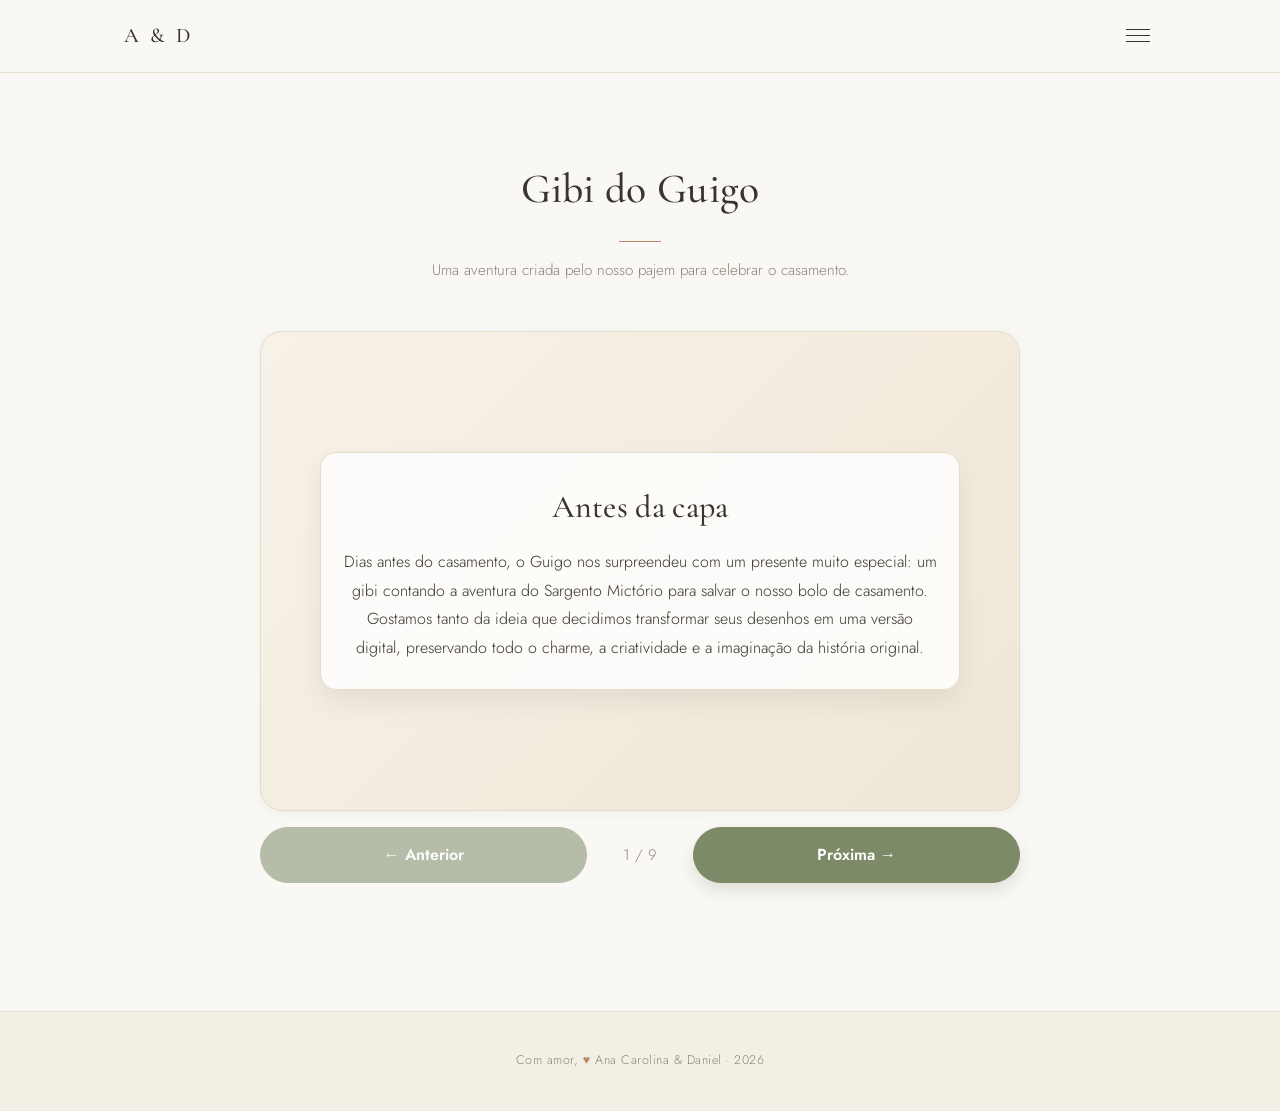
<file: gibi.html>
<!DOCTYPE html>
<html lang="pt-BR">
<head>
  <meta charset="UTF-8" />
  <meta name="viewport" content="width=device-width, initial-scale=1.0" />
  <title>Gibi do Guigo | Ana Carolina &amp; Daniel</title>
  <meta name="description" content="Uma experiência de gibi criada pelo Guigo, um dos pajens do casamento." />
  <link rel="icon" type="image/svg+xml" href="assets/favicon.svg" />
  <link rel="preconnect" href="https://fonts.googleapis.com" />
  <link href="https://fonts.googleapis.com/css2?family=Cormorant+Garamond:ital,wght@0,400;0,500;0,600;1,500&family=Jost:wght@300;400;500;600&family=Petit+Formal+Script&display=swap" rel="stylesheet" />
  <link rel="stylesheet" href="css/style.css" />
</head>
<body>
  <header class="site-header">
    <nav class="nav">
      <a href="index.html" class="nav-logo">A &amp; D</a>
      <button class="nav-toggle" aria-label="Abrir menu">
        <span></span><span></span><span></span>
      </button>
      <ul class="nav-links">
        <li><a href="index.html">Início</a></li>
        <li><a href="cronograma.html">Cronograma</a></li>
        <li><a href="cardapio.html">Cardápio</a></li>
        <li><a href="drinks.html">Bebidas</a></li>
        <li><a href="album.html">Álbum Colaborativo</a></li>
        <li><a href="gibi.html" class="active">Gibi do Guigo</a></li>
        <li><a href="docinhos.html">Docinhos</a></li>
        <li><a href="mural.html">Mural de Recados</a></li>
        <li><a href="solteiros.html">Elenco da Festa</a></li>
        <li><a href="mapa.html">Mapa da Festa</a></li>
      </ul>
    </nav>
  </header>

  <main>
    <section class="section">
      <div class="container">
        <h1 class="section-title">Gibi do Guigo</h1>
        <p class="section-subtitle">
          Uma aventura criada pelo nosso pajem para celebrar o casamento.
        </p>

        <div class="gibi-shell reveal">
          <div class="gibi-viewer" id="gibi-viewer">
            <img id="gibi-imagem" src="assets/gibi/1.png" alt="Página 1 do gibi" />
            <article id="gibi-texto" class="gibi-text-slide" hidden>
              <h2 id="gibi-texto-titulo"></h2>
              <p id="gibi-texto-conteudo"></p>
            </article>
          </div>
          <div class="gibi-controls">
            <button type="button" id="gibi-prev" aria-label="Página anterior">← Anterior</button>
            <span id="gibi-counter">1 / 9</span>
            <button type="button" id="gibi-next" aria-label="Próxima página">Próxima →</button>
          </div>
        </div>
      </div>
    </section>
  </main>

  <footer class="site-footer">
    <p>Com amor, <span class="heart">♥</span> Ana Carolina &amp; Daniel · <span data-ano-atual>2026</span></p>
  </footer>

  <script src="js/main.js"></script>
</body>
</html>
</file>
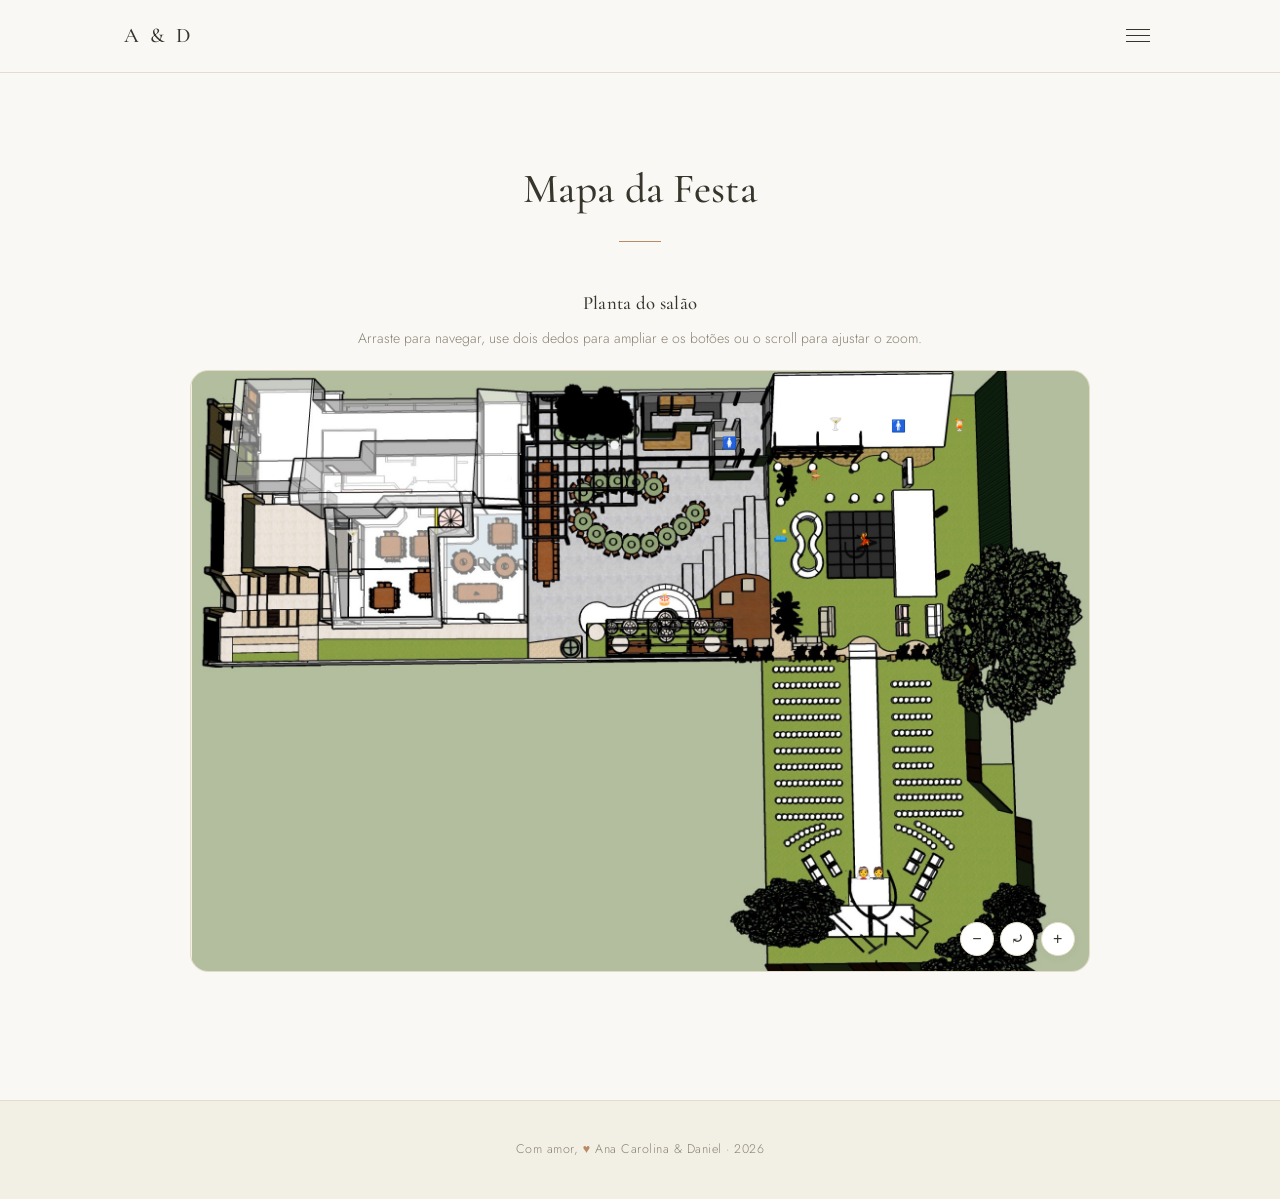
<file: mapa.html>
<!DOCTYPE html>
<html lang="pt-BR">
<head>
  <meta charset="UTF-8" />
  <meta name="viewport" content="width=device-width, initial-scale=1.0, maximum-scale=5.0, user-scalable=yes" />
  <title>Mapa da Festa | Ana Carolina &amp; Daniel</title>
  <link rel="icon" type="image/svg+xml" href="assets/favicon.svg" />
  <link rel="preconnect" href="https://fonts.googleapis.com" />
  <link href="https://fonts.googleapis.com/css2?family=Cormorant+Garamond:ital,wght@0,400;0,500;0,600;1,500&family=Jost:wght@300;400;500;600&family=Petit+Formal+Script&display=swap" rel="stylesheet" />
  <link rel="stylesheet" href="css/style.css" />
</head>
<body>
  <header class="site-header">
    <nav class="nav">
      <a href="index.html" class="nav-logo">A &amp; D</a>
      <button class="nav-toggle" aria-label="Abrir menu">
        <span></span><span></span><span></span>
      </button>
      <ul class="nav-links">
        <li><a href="index.html">Início</a></li>
        <li><a href="cronograma.html">Cronograma</a></li>
        <li><a href="cardapio.html">Cardápio</a></li>
        <li><a href="drinks.html">Bebidas</a></li>
        <li><a href="album.html">Álbum Colaborativo</a></li>
        <li><a href="docinhos.html">Docinhos</a></li>
        <li><a href="mural.html">Mural de Recados</a></li>
        <li><a href="solteiros.html">Elenco da Festa</a></li>
        <li><a href="mapa.html">Mapa da Festa</a></li>
      </ul>
    </nav>
  </header>

  <main>
    <section class="section">
      <div class="container">
        <h1 class="section-title">Mapa da Festa</h1>
        

        <div class="planta-baixa">
          <h3 style="text-align:center; margin-bottom:0.4rem;">Planta do salão</h3>
          <p style="text-align:center; margin-bottom:1.2rem; color: var(--cor-texto-claro); font-size:0.88rem;">
            Arraste para navegar, use dois dedos para ampliar e os botões ou o scroll para ajustar o zoom.
          </p>

          <!--
            Planta baixa real do local. Para trocar, substitua o arquivo
            assets/mapa.png por uma nova versão com o mesmo nome (ou
            atualize o src abaixo). O visualizador permite zoom e arraste.
          -->
          <div class="planta-viewer" id="planta-viewer">
            <div class="planta-viewer-track" id="planta-track">
              <div class="planta-map-surface">
                <img
                  id="planta-imagem"
                  src="assets/mapa.jpg"
                  alt="Planta baixa do salão de festas"
                  draggable="false"
                />
                <div class="map-marker marker-bar" style="left: 18.04%; top: 28.51%;">
                  <button
                    class="map-pin map-pin-emoji"
                    type="button"
                    aria-label="Drinks"
                    aria-expanded="false"
                    data-tooltip="Bar de drinks."
                  >
                    <span class="map-emoji" aria-hidden="true">🍸</span>
                  </button>
                </div>

                <div class="map-marker marker-banheiro-feminino" style="left: 60.02%; top: 12.95%;">
                  <button
                    class="map-pin map-pin-emoji"
                    type="button"
                    aria-label="Banheiro feminino"
                    aria-expanded="false"
                    data-tooltip="Banheiro feminino."
                  >
                    <span class="map-emoji" aria-hidden="true">🚺</span>
                  </button>
                </div>

                <div class="map-marker marker-bebidas-2" style="left: 85.62%; top: 9.95%;">
                  <button
                    class="map-pin map-pin-emoji"
                    type="button"
                    aria-label="Spritz Bar"
                    aria-expanded="false"
                    data-tooltip="Bar de Aperol e Hugo Spritz."
                  >
                    <span class="map-emoji" aria-hidden="true">🍹</span>
                  </button>
                </div>

                <div class="map-marker marker-banheiro-masculino" style="left: 78.79%; top: 10.1%;">
                  <button
                    class="map-pin map-pin-emoji"
                    type="button"
                    aria-label="Banheiro masculino"
                    aria-expanded="false"
                    data-tooltip="Banheiro masculino."
                  >
                    <span class="map-emoji" aria-hidden="true">🚹</span>
                  </button>
                </div>

                <div class="map-marker marker-bebidas-3" style="left: 71.77%; top: 9.9%;">
                  <button
                    class="map-pin map-pin-emoji"
                    type="button"
                    aria-label="Drinks"
                    aria-expanded="false"
                    data-tooltip="Bar de drinks"
                  >
                    <span class="map-emoji" aria-hidden="true">🍸</span>
                  </button>
                </div>

                <div class="map-marker marker-buffet" style="left: 47.2%; top: 13.42%;">
                  <button
                    class="map-pin map-pin-emoji"
                    type="button"
                    aria-label="Buffet"
                    aria-expanded="false"
                    data-tooltip="Buffet principal."
                  >
                    <span class="map-emoji" aria-hidden="true">🍽️</span>
                  </button>
                </div>

                <div class="map-marker marker-mesa-bolo" style="left: 52.72%; top: 38.97%;">
                  <button
                    class="map-pin map-pin-emoji"
                    type="button"
                    aria-label="Mesa do bolo"
                    aria-expanded="false"
                    data-tooltip="Mesa do bolo."
                  >
                    <span class="map-emoji" aria-hidden="true">🎂</span>
                  </button>
                </div>

                <div class="map-marker marker-altar" style="left: 75.75%; top: 84.67%;">
                  <button
                    class="map-pin map-pin-emoji"
                    type="button"
                    aria-label="Altar"
                    aria-expanded="false"
                    data-tooltip="Altar da cerimônia."
                  >
                    <span class="map-emoji" aria-hidden="true">👰🤵</span>
                  </button>
                </div>

                <div class="map-marker marker-pista" style="left: 74.98%; top: 28.97%;">
                  <button
                    class="map-pin map-pin-emoji"
                    type="button"
                    aria-label="Pista de dança"
                    aria-expanded="false"
                    data-tooltip="Pista de dança."
                  >
                    <span class="map-emoji" aria-hidden="true">💃</span>
                  </button>
                </div>

                <div class="map-marker marker-lounge" style="left: 65.63%; top: 28.57%;">
                  <button
                    class="map-pin map-pin-emoji"
                    type="button"
                    aria-label="Lounge"
                    aria-expanded="false"
                    data-tooltip="Área lounge para descanso e conversa."
                  >
                    <span class="map-emoji" aria-hidden="true">🛋️</span>
                  </button>
                </div>

                <div class="map-marker marker-bistrot" style="left: 69.53%; top: 18.45%;">
                  <button
                    class="map-pin map-pin-emoji"
                    type="button"
                    aria-label="Bistrot"
                    aria-expanded="false"
                    data-tooltip="Espaço bistrot."
                  >
                    <span class="map-emoji" aria-hidden="true">🪑</span>
                  </button>
                </div>
              </div>
            </div>
            <div class="planta-controls">
              <button type="button" id="planta-zoom-out" aria-label="Diminuir zoom">−</button>
              <button type="button" id="planta-zoom-reset" aria-label="Restaurar zoom">⤾</button>
              <button type="button" id="planta-zoom-in" aria-label="Aumentar zoom">+</button>
            </div>
          </div>
        </div>
      </div>
    </section>
  </main>

  <footer class="site-footer">
    <p>Com amor, <span class="heart">♥</span> Ana Carolina &amp; Daniel · <span data-ano-atual>2026</span></p>
  </footer>

  <script src="js/main.js"></script>
</body>
</html>
</file>
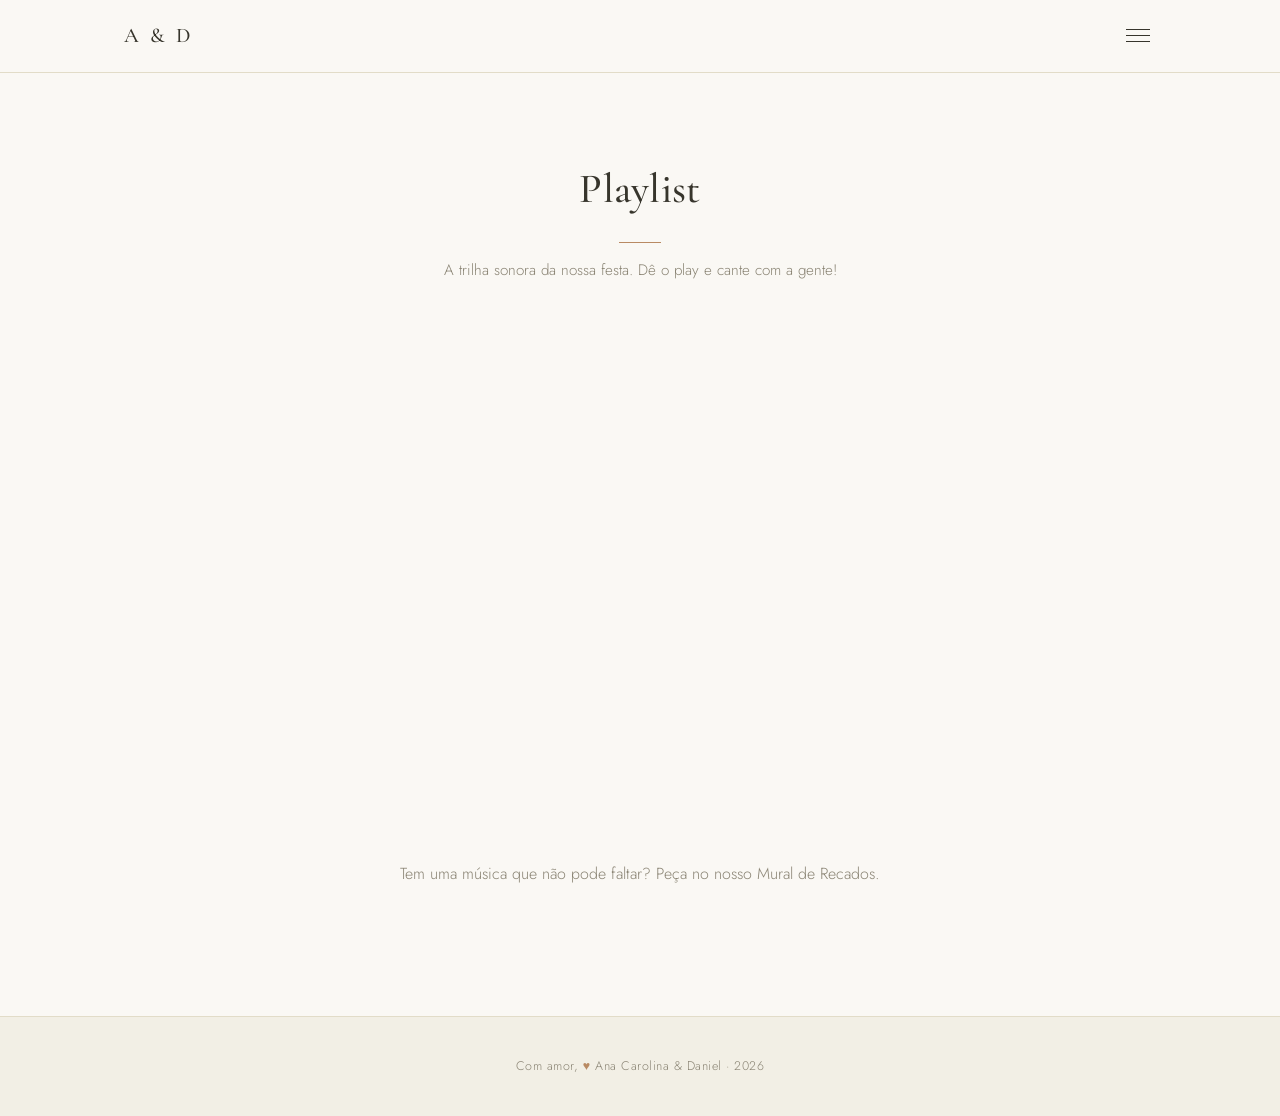
<file: playlist.html>
<!DOCTYPE html>
<html lang="pt-BR">
<head>
  <meta charset="UTF-8" />
  <meta name="viewport" content="width=device-width, initial-scale=1.0" />
  <title>Playlist | Ana Carolina &amp; Daniel</title>
  <meta name="theme-color" content="#faf8f4" />
  <link rel="icon" type="image/svg+xml" href="assets/favicon.svg" />
  <link rel="preconnect" href="https://fonts.googleapis.com" />
  <link href="https://fonts.googleapis.com/css2?family=Cormorant+Garamond:ital,wght@0,400;0,500;0,600;1,500&family=Jost:wght@300;400;500;600&family=Petit+Formal+Script&display=swap" rel="stylesheet" />
  <link rel="stylesheet" href="css/style.css" />
</head>
<body>
  <header class="site-header">
    <nav class="nav">
      <a href="index.html" class="nav-logo">A &amp; D</a>
      <button class="nav-toggle" aria-label="Abrir menu">
        <span></span><span></span><span></span>
      </button>
      <ul class="nav-links">
        <li><a href="index.html">Início</a></li>
        <li><a href="cronograma.html">Cronograma</a></li>
        <li><a href="cardapio.html">Cardápio</a></li>
        <li><a href="drinks.html">Drinks</a></li>
        <li><a href="album.html">Álbum Colaborativo</a></li>
        <li><a href="playlist.html">Playlist</a></li>
        <li><a href="mural.html">Mural de Recados</a></li>
        <li><a href="solteiros.html">Elenco da Festa</a></li>
        <li><a href="mapa.html">Mapa da Festa</a></li>
      </ul>
    </nav>
  </header>

  <main>
    <section class="section">
      <div class="container">
        <h1 class="section-title reveal">Playlist</h1>
        <p class="section-subtitle reveal">A trilha sonora da nossa festa. Dê o play e cante com a gente!</p>

        <div class="playlist-box reveal">
          <!--
            IMPORTANTE: substitua o src abaixo pelo embed da sua playlist do Spotify.
            No Spotify: abra a playlist > ... (Mais opções) > Compartilhar > Incorporar
            playlist > copie o valor do atributo "src" e cole aqui.
          -->
          <iframe
            title="Playlist do casamento no Spotify"
            style="border-radius:12px"
            src="https://open.spotify.com/embed/playlist/4nZ0WuuVVSgwvPCvTZI7GK?utm_source=generator"
            width="100%"
            height="480"
            frameborder="0"
            allowfullscreen=""
            allow="autoplay; clipboard-write; encrypted-media; fullscreen; picture-in-picture"
            loading="lazy"
          ></iframe>
        </div>

        <p class="reveal" style="text-align:center; margin-top:2.5rem; color: var(--cor-texto-claro);">
          Tem uma música que não pode faltar? Peça no nosso Mural de Recados.
        </p>
      </div>
    </section>
  </main>

  <footer class="site-footer">
    <p>Com amor, <span class="heart">♥</span> Ana Carolina &amp; Daniel · <span data-ano-atual>2026</span></p>
  </footer>

  <script src="js/main.js"></script>
</body>
</html>
</file>
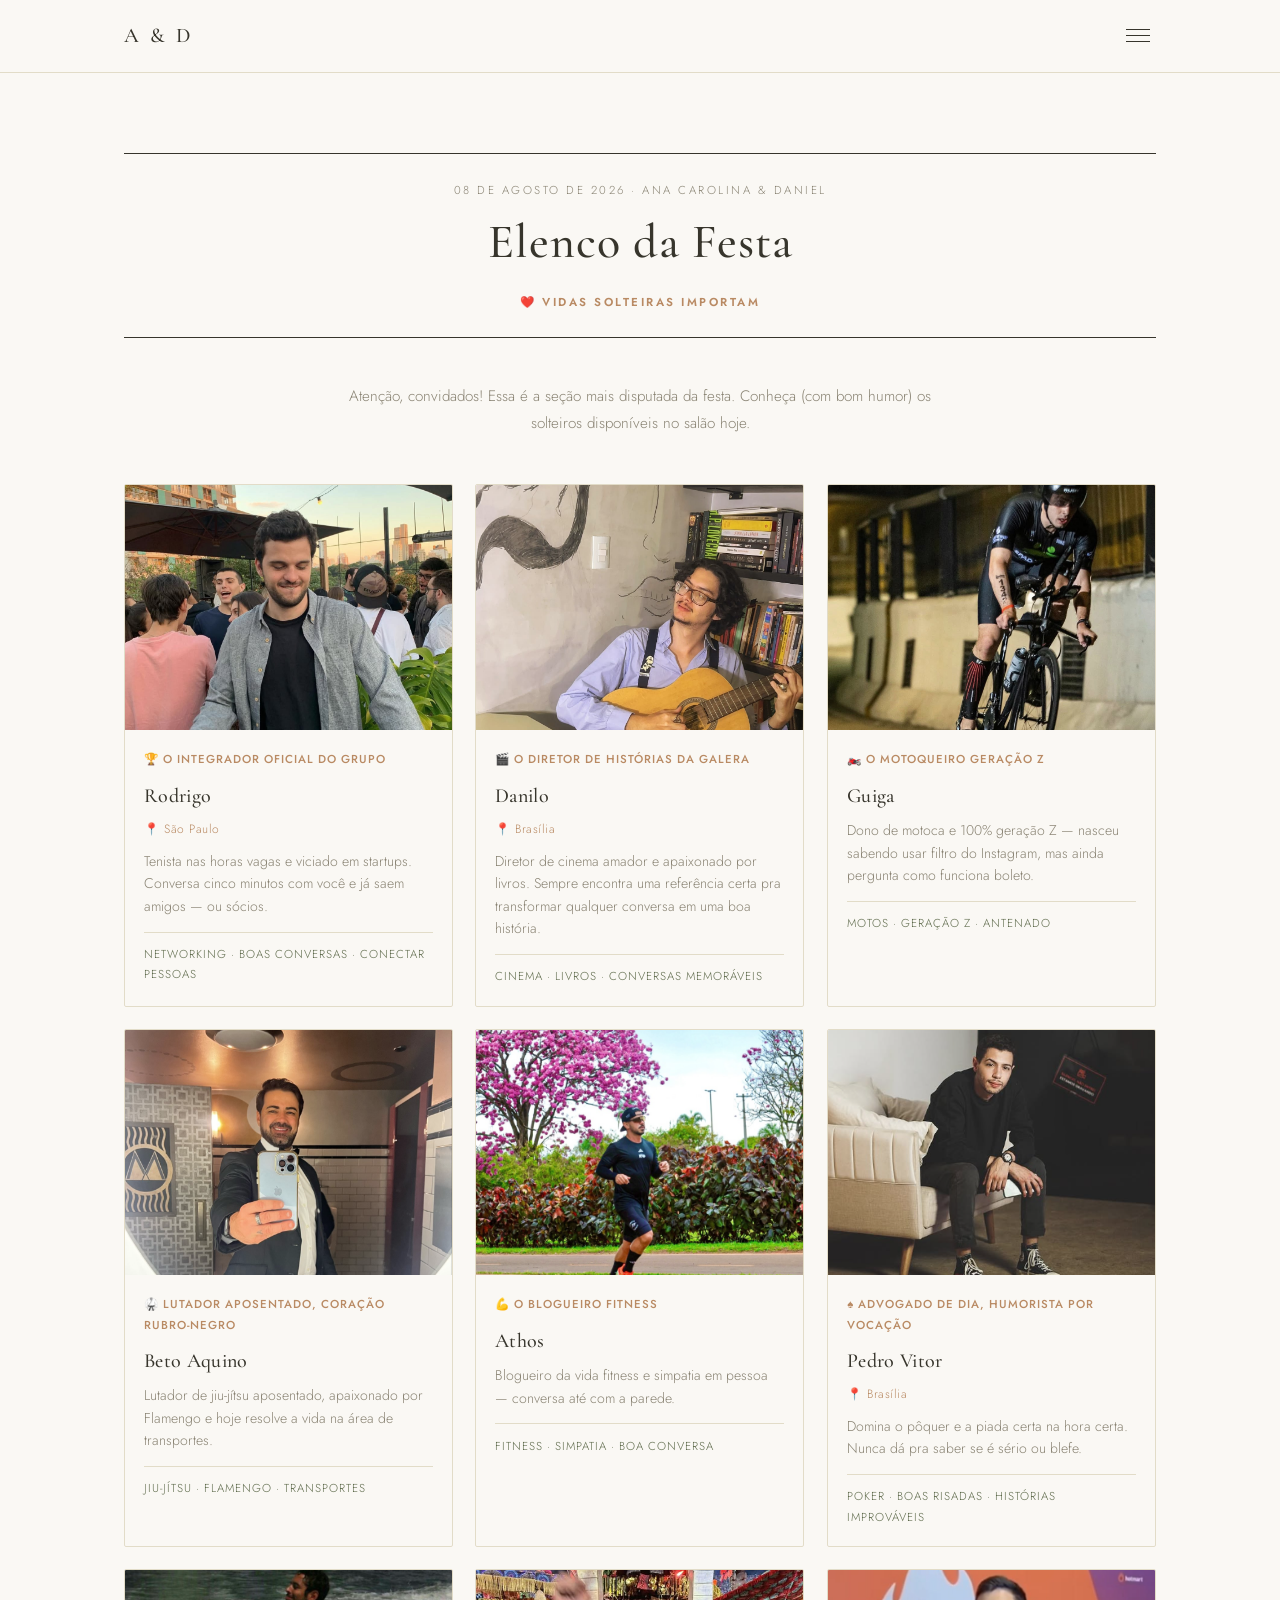
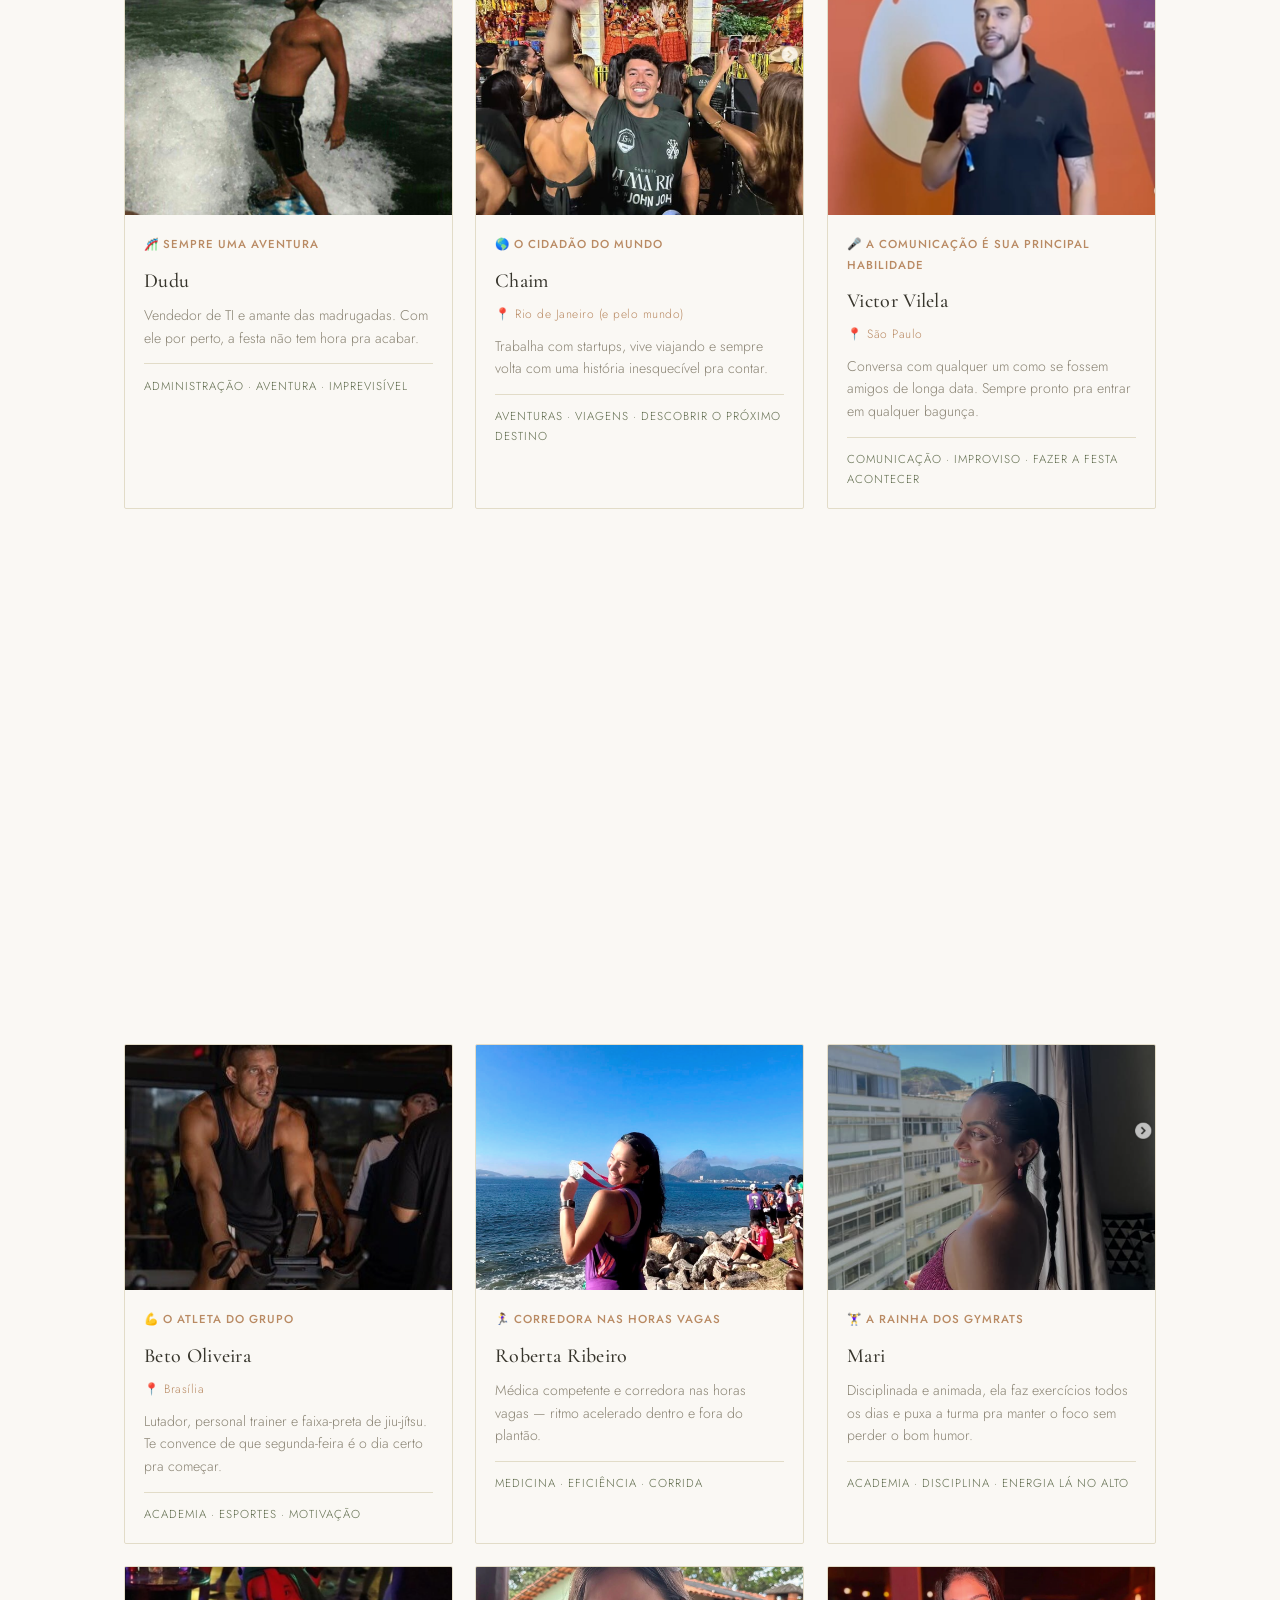
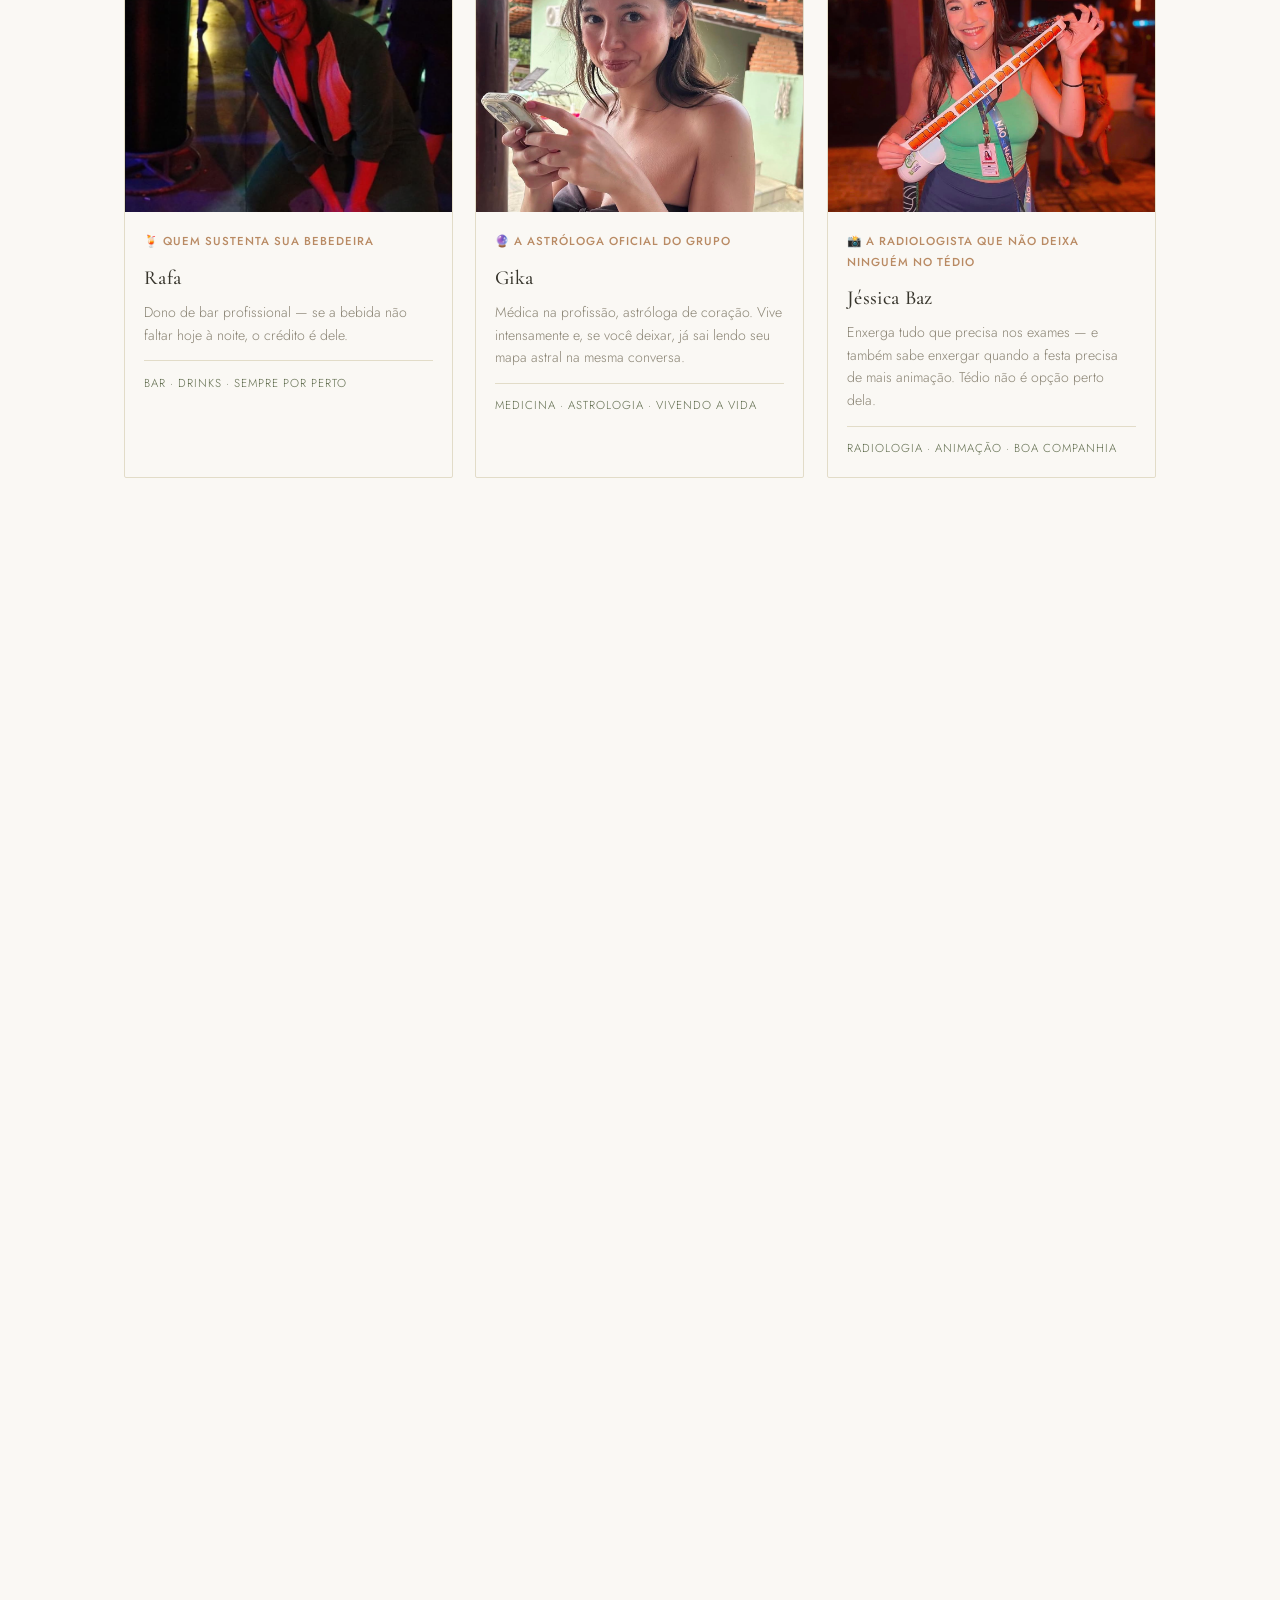
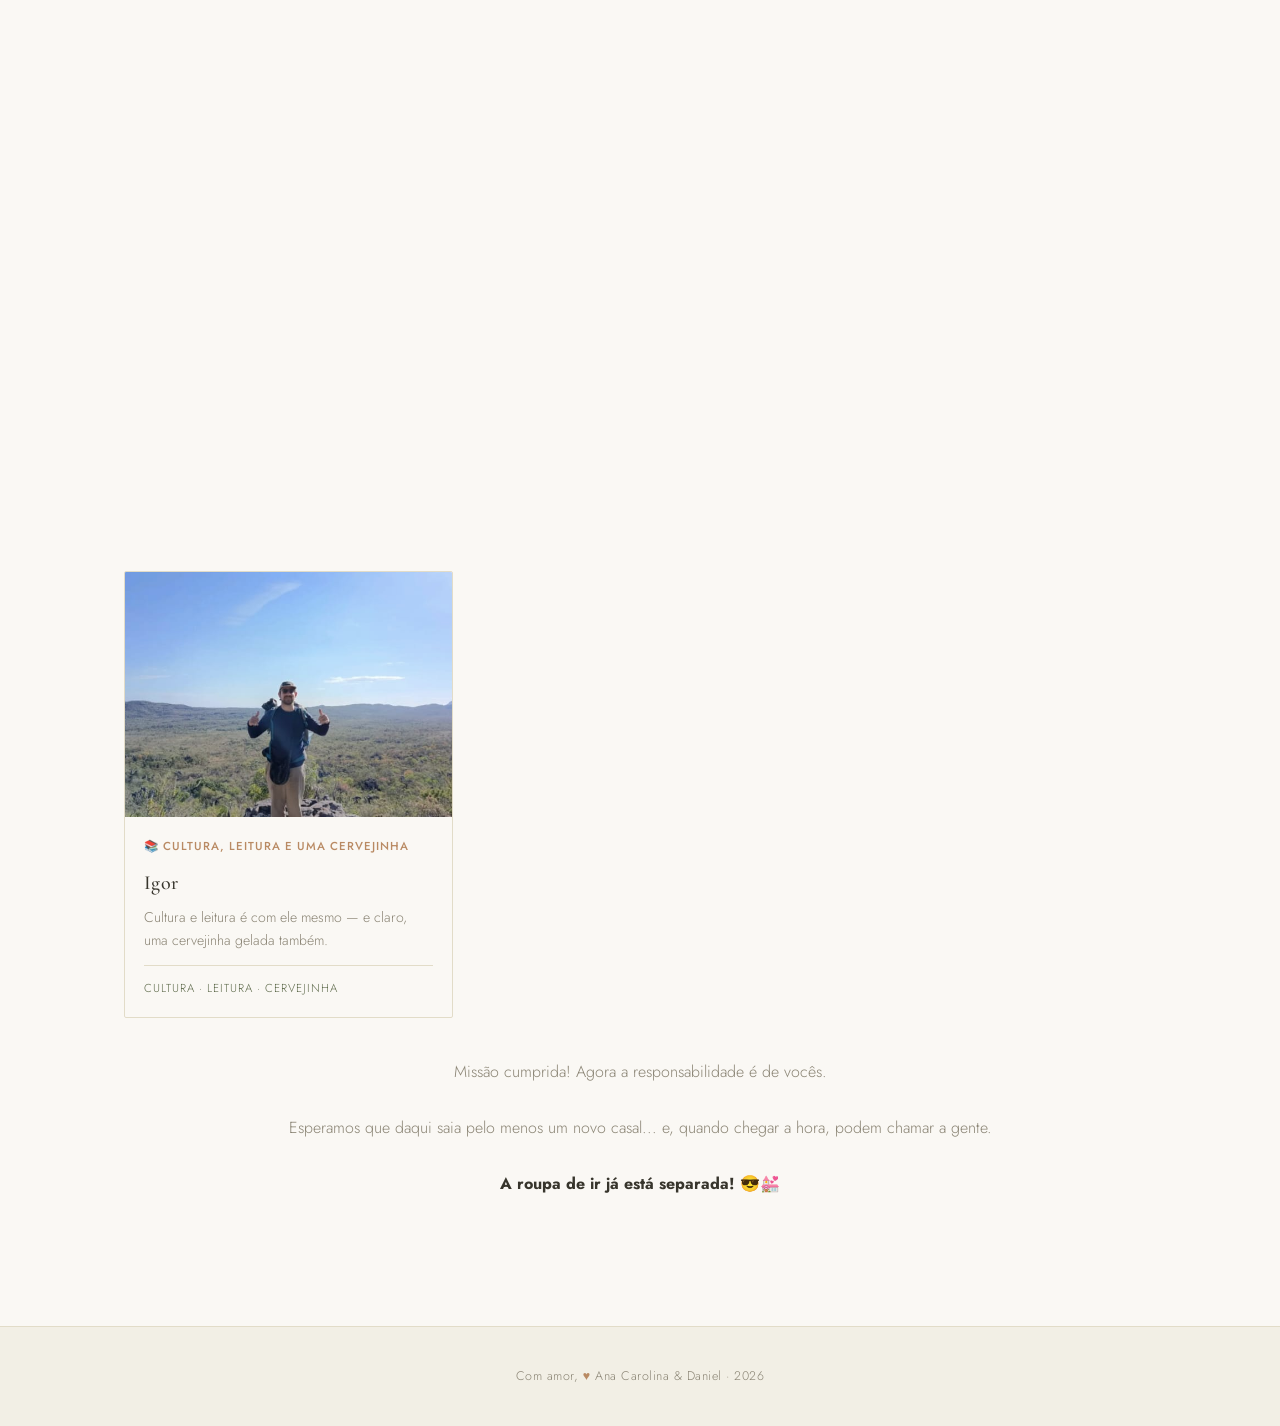
<file: solteiros.html>
<!DOCTYPE html>
<html lang="pt-BR">
<head>
  <meta charset="UTF-8" />
  <meta name="viewport" content="width=device-width, initial-scale=1.0" />
  <title>Elenco da Festa | Ana Carolina &amp; Daniel</title>
  <link rel="icon" type="image/svg+xml" href="assets/favicon.svg" />
  <link rel="preconnect" href="https://fonts.googleapis.com" />
  <link href="https://fonts.googleapis.com/css2?family=Cormorant+Garamond:ital,wght@0,400;0,500;0,600;1,500&family=Jost:wght@300;400;500;600&family=Petit+Formal+Script&display=swap" rel="stylesheet" />
  <link rel="stylesheet" href="css/style.css" />
</head>
<body>
  <header class="site-header">
    <nav class="nav">
      <a href="index.html" class="nav-logo">A &amp; D</a>
      <button class="nav-toggle" aria-label="Abrir menu">
        <span></span><span></span><span></span>
      </button>
      <ul class="nav-links">
        <li><a href="index.html">Início</a></li>
        <li><a href="cronograma.html">Cronograma</a></li>
        <li><a href="cardapio.html">Cardápio</a></li>
        <li><a href="drinks.html">Bebidas</a></li>
        <li><a href="album.html">Álbum Colaborativo</a></li>
        <li><a href="docinhos.html">Docinhos</a></li>
        <li><a href="mural.html">Mural de Recados</a></li>
        <li><a href="solteiros.html">Elenco da Festa</a></li>
        <li><a href="mapa.html">Mapa da Festa</a></li>
      </ul>
    </nav>
  </header>

  <main>
    <section class="section">
      <div class="container">
        <div class="jornal-header reveal">
          <p class="edicao">08 de Agosto de 2026 · Ana Carolina &amp; Daniel</p>
          <h1>Elenco da Festa</h1>
          <p class="edicao edicao-destaque">❤️ Vidas Solteiras Importam</p>
        </div>

        <p class="section-subtitle reveal">
          Atenção, convidados! Essa é a seção mais disputada da festa. Conheça (com bom humor)
          os solteiros disponíveis no salão hoje.
        </p>

        <div class="grid grid-3 grid-solteiros">

          <div class="solteiro-card reveal" style="--i:0">
            <img class="solteiro-foto" src="assets/solteiros/Rodrigo.jpeg" alt="Rodrigo" />
            <div class="solteiro-info">
              <p class="solteiro-manchete">🏆 O integrador oficial do grupo</p>
              <h3 class="solteiro-nome">Rodrigo</h3>
              <p class="solteiro-loc">📍 São Paulo</p>
              <p class="solteiro-desc">
                Tenista nas horas vagas e viciado em startups. Conversa cinco minutos com você
                e já saem amigos — ou sócios.
              </p>
              <p class="solteiro-tags">Networking · Boas conversas · Conectar pessoas</p>
            </div>
          </div>

          <div class="solteiro-card reveal" style="--i:1">
            <img class="solteiro-foto" src="assets/solteiros/Lima.jpg" alt="Lucas Lima" />
            <div class="solteiro-info">
              <p class="solteiro-manchete">🎾 O famoso "Good Vibes"</p>
              <h3 class="solteiro-nome">Lucas Lima</h3>
              <p class="solteiro-loc">📍 Brasília</p>
              <p class="solteiro-desc">
                Craque do beach tennis e do futevôlei. Trabalha com marketing, mas a real
                profissão é espalhar boa vibe.
              </p>
              <p class="solteiro-tags">Esportes com bola · Amizade · Resenha pós-jogo</p>
            </div>
          </div>

          <div class="solteiro-card reveal" style="--i:2">
            <img class="solteiro-foto" src="assets/solteiros/Beto.jpg" alt="Beto Oliveira" />
            <div class="solteiro-info">
              <p class="solteiro-manchete">💪 O atleta do grupo</p>
              <h3 class="solteiro-nome">Beto Oliveira</h3>
              <p class="solteiro-loc">📍 Brasília</p>
              <p class="solteiro-desc">
                Lutador, personal trainer e faixa-preta de jiu-jítsu. Te convence de que
                segunda-feira é o dia certo pra começar.
              </p>
              <p class="solteiro-tags">Academia · Esportes · Motivação</p>
            </div>
          </div>

          <div class="solteiro-card reveal" style="--i:3">
            <img class="solteiro-foto" src="assets/solteiros/Tales.png" alt="Tales" />
            <div class="solteiro-info">
              <p class="solteiro-manchete">🍻 Fornecedor oficial de memes</p>
              <h3 class="solteiro-nome">Tales</h3>
              <p class="solteiro-loc">📍 Brasília</p>
              <p class="solteiro-desc">
                Advogado de dia, rei do meme a qualquer hora. Não deixa copo vazio nem
                conversa sem graça.
              </p>
              <p class="solteiro-tags">Memes · Resenhas · Manter o clima leve</p>
            </div>
          </div>

          <div class="solteiro-card reveal" style="--i:4">
            <img class="solteiro-foto" src="assets/solteiros/Thiago Campos.png" alt="Thiago Campos" />
            <div class="solteiro-info">
              <p class="solteiro-manchete">⚽ O mais valorizado do grupo (segundo ele)</p>
              <h3 class="solteiro-nome">Thiago Campos</h3>
              <p class="solteiro-loc">📍 Brasília</p>
              <p class="solteiro-desc">
                Administrador que nunca perde a chance de comentar um jogo — ou provar que
                ainda tem futebol nas pernas.
              </p>
              <p class="solteiro-tags">Futebol · Competitividade saudável · Debates esportivos</p>
            </div>
          </div>

          <div class="solteiro-card reveal" style="--i:5">
            <img class="solteiro-foto" src="assets/solteiros/Pedro Vitor.png" alt="Pedro Vitor" />
            <div class="solteiro-info">
              <p class="solteiro-manchete">♠️ Advogado de dia, humorista por vocação</p>
              <h3 class="solteiro-nome">Pedro Vitor</h3>
              <p class="solteiro-loc">📍 Brasília</p>
              <p class="solteiro-desc">
                Domina o pôquer e a piada certa na hora certa. Nunca dá pra saber se é sério
                ou blefe.
              </p>
              <p class="solteiro-tags">Poker · Boas risadas · Histórias improváveis</p>
            </div>
          </div>

          <div class="solteiro-card reveal" style="--i:6">
            <img class="solteiro-foto" src="assets/solteiros/Campolina.jpeg" alt="Campolina" />
            <div class="solteiro-info">
              <p class="solteiro-manchete">🎧 Sommelier de música eletrônica</p>
              <h3 class="solteiro-nome">Campolina</h3>
              <p class="solteiro-loc">📍 Brasília</p>
              <p class="solteiro-desc">
                Advogado na semana, multiesportista nas horas vagas. Sempre com uma
                recomendação de festival ou playlist na manga.
              </p>
              <p class="solteiro-tags">Música eletrônica · Esportes · Descobrir lugares novos</p>
            </div>
          </div>

          <div class="solteiro-card reveal" style="--i:7">
            <img class="solteiro-foto" src="assets/solteiros/Danilo.jpeg" alt="Danilo" />
            <div class="solteiro-info">
              <p class="solteiro-manchete">🎬 O diretor de histórias da galera</p>
              <h3 class="solteiro-nome">Danilo</h3>
              <p class="solteiro-loc">📍 Brasília</p>
              <p class="solteiro-desc">
                Diretor de cinema amador e apaixonado por livros. Sempre encontra uma referência
                certa pra transformar qualquer conversa em uma boa história.
              </p>
              <p class="solteiro-tags">Cinema · Livros · Conversas memoráveis</p>
            </div>
          </div>

          <div class="solteiro-card reveal" style="--i:9">
            <img class="solteiro-foto" src="assets/solteiros/Victor Vilela.jpeg" alt="Victor Vilela" />
            <div class="solteiro-info">
              <p class="solteiro-manchete">🎤 A comunicação é sua principal habilidade</p>
              <h3 class="solteiro-nome">Victor Vilela</h3>
              <p class="solteiro-loc">📍 São Paulo</p>
              <p class="solteiro-desc">
                Conversa com qualquer um como se fossem amigos de longa data. Sempre pronto
                pra entrar em qualquer bagunça.
              </p>
              <p class="solteiro-tags">Comunicação · Improviso · Fazer a festa acontecer</p>
            </div>
          </div>

          <div class="solteiro-card reveal" style="--i:10">
            <img class="solteiro-foto" src="assets/solteiros/Chaim.png" alt="Chaim" />
            <div class="solteiro-info">
              <p class="solteiro-manchete">🌎 O cidadão do mundo</p>
              <h3 class="solteiro-nome">Chaim</h3>
              <p class="solteiro-loc">📍 Rio de Janeiro (e pelo mundo)</p>
              <p class="solteiro-desc">
                Trabalha com startups, vive viajando e sempre volta com uma história
                inesquecível pra contar.
              </p>
              <p class="solteiro-tags">Aventuras · Viagens · Descobrir o próximo destino</p>
            </div>
          </div>

          <div class="solteiro-card reveal" style="--i:11">
            <img class="solteiro-foto" src="assets/solteiros/Guiu.png" alt="Guiu" onerror="this.style.visibility='hidden'" />
            <div class="solteiro-info">
              <p class="solteiro-manchete">💊 A cientista dos remédios (e dos animes)</p>
              <h3 class="solteiro-nome">Guiu</h3>
              <p class="solteiro-desc">
                Doutora em Farmácia de dia, maratonista de animes de noite. Sem tempo ruim —
                chega com energia boa e sai deixando saudade.
              </p>
              <p class="solteiro-tags">Farmácia · Animes · Sem tempo ruim</p>
            </div>
          </div>

          <div class="solteiro-card reveal" style="--i:12">
            <img class="solteiro-foto" src="assets/solteiros/Mari.png" alt="Mari" onerror="this.style.visibility='hidden'" />
            <div class="solteiro-info">
              <p class="solteiro-manchete">🏋️‍♀️ A rainha dos gymrats</p>
              <h3 class="solteiro-nome">Mari</h3>
              <p class="solteiro-desc">
                Disciplinada e animada, ela faz exercícios todos os dias e puxa a turma
                pra manter o foco sem perder o bom humor.
              </p>
              <p class="solteiro-tags">Academia · Disciplina · Energia lá no alto</p>
            </div>
          </div>

          <div class="solteiro-card reveal" style="--i:13">
            <img class="solteiro-foto" src="assets/solteiros/Gika.jpeg" alt="Gika" onerror="this.style.visibility='hidden'" />
            <div class="solteiro-info">
              <p class="solteiro-manchete">🔮 A astróloga oficial do grupo</p>
              <h3 class="solteiro-nome">Gika</h3>
              <p class="solteiro-desc">
                Médica na profissão, astróloga de coração. Vive intensamente e, se você
                deixar, já sai lendo seu mapa astral na mesma conversa.
              </p>
              <p class="solteiro-tags">Medicina · Astrologia · Vivendo a vida</p>
            </div>
          </div>

          <div class="solteiro-card reveal" style="--i:14">
            <img class="solteiro-foto" src="assets/solteiros/Lipe.jpeg" alt="Felipe Guedes" onerror="this.style.visibility='hidden'" />
            <div class="solteiro-info">
              <p class="solteiro-manchete">🌍 O dono dos fusos horários</p>
              <h3 class="solteiro-nome">Felipe Guedes</h3>
              <p class="solteiro-desc">
                Administrador que parece controlar o tempo (e os fusos horários) só com a força
                da vontade. Sincerão até demais — prepare-se para a real.
              </p>
              <p class="solteiro-tags">Administração · Sincerão · Fusos horários</p>
            </div>
          </div>

          <div class="solteiro-card reveal" style="--i:15">
            <img class="solteiro-foto" src="assets/solteiros/Henrique Brasil.jpeg" alt="Henrique Brazil" onerror="this.style.visibility='hidden'" />
            <div class="solteiro-info">
              <p class="solteiro-manchete">🩺 O dedicado da turma</p>
              <h3 class="solteiro-nome">Henrique Brazil</h3>
              <p class="solteiro-desc">
                Médico dedicado dentro e fora do consultório. Daqueles que se você chamar,
                ele aparece — sem enrolação.
              </p>
              <p class="solteiro-tags">Medicina · Dedicação · Confiável</p>
            </div>
          </div>

          <div class="solteiro-card reveal" style="--i:16">
            <img class="solteiro-foto" src="assets/solteiros/Jessica.jpeg" alt="Jéssica Baz" onerror="this.style.visibility='hidden'" />
            <div class="solteiro-info">
              <p class="solteiro-manchete">📸 A radiologista que não deixa ninguém no tédio</p>
              <h3 class="solteiro-nome">Jéssica Baz</h3>
              <p class="solteiro-desc">
                Enxerga tudo que precisa nos exames — e também sabe enxergar quando a festa
                precisa de mais animação. Tédio não é opção perto dela.
              </p>
              <p class="solteiro-tags">Radiologia · Animação · Boa companhia</p>
            </div>
          </div>

          <div class="solteiro-card reveal" style="--i:17">
            <img class="solteiro-foto" src="assets/solteiros/Roberta.jpeg" alt="Roberta Ribeiro" onerror="this.style.visibility='hidden'" />
            <div class="solteiro-info">
              <p class="solteiro-manchete">🏃‍♀️ Corredora nas horas vagas</p>
              <h3 class="solteiro-nome">Roberta Ribeiro</h3>
              <p class="solteiro-desc">
                Médica competente e corredora nas horas vagas — ritmo acelerado dentro e
                fora do plantão.
              </p>
              <p class="solteiro-tags">Medicina · Eficiência · Corrida</p>
            </div>
          </div>

          <div class="solteiro-card reveal" style="--i:18">
            <img class="solteiro-foto" src="assets/solteiros/Gabi.png" alt="Gabi Torres" onerror="this.style.visibility='hidden'" />
            <div class="solteiro-info">
              <p class="solteiro-manchete">☀️ O raio de sol da festa</p>
              <h3 class="solteiro-nome">Gabi Torres</h3>
              <p class="solteiro-desc">
                Médica e um raio de sol ambulante — chega animada e contagia todo mundo ao
                redor.
              </p>
              <p class="solteiro-tags">Medicina · Animação · Energia boa</p>
            </div>
          </div>

          <div class="solteiro-card reveal" style="--i:19">
            <img class="solteiro-foto" src="assets/solteiros/Maria Paula.png" alt="Maria Paula" onerror="this.style.visibility='hidden'" />
            <div class="solteiro-info">
              <p class="solteiro-manchete">🌍 Descobridora dos 7 mares</p>
              <h3 class="solteiro-nome">Maria Paula</h3>
              <p class="solteiro-desc">
                Médica com espírito aventureiro — se tem viagem ou mar novo para descobrir,
                ela já tá na lista.
              </p>
              <p class="solteiro-tags">Medicina · Viagens · Aventura</p>
            </div>
          </div>

          <div class="solteiro-card reveal" style="--i:20">
            <img class="solteiro-foto" src="assets/solteiros/Diego.png" alt="Diego" onerror="this.style.visibility='hidden'" />
            <div class="solteiro-info">
              <p class="solteiro-manchete">🐾 O pai de pet mais babão</p>
              <h3 class="solteiro-nome">Diego</h3>
              <p class="solteiro-desc">
                Arquiteto que projeta espaços incríveis, mas o orgulho mesmo são os pets
                Jorginho e Miró. Prepare-se pra ver (muitas) fotos deles.
              </p>
              <p class="solteiro-tags">Arquitetura · Pai de pet · Carinhoso</p>
            </div>
          </div>

          <div class="solteiro-card reveal" style="--i:21">
            <img class="solteiro-foto" src="assets/solteiros/Guiga.jpeg" alt="Guiga" onerror="this.style.visibility='hidden'" />
            <div class="solteiro-info">
              <p class="solteiro-manchete">🏍️ O motoqueiro geração Z</p>
              <h3 class="solteiro-nome">Guiga</h3>
              <p class="solteiro-desc">
                Dono de motoca e 100% geração Z — nasceu sabendo usar filtro do Instagram,
                mas ainda pergunta como funciona boleto.
              </p>
              <p class="solteiro-tags">Motos · Geração Z · Antenado</p>
            </div>
          </div>

          <div class="solteiro-card reveal" style="--i:22">
            <img class="solteiro-foto" src="assets/solteiros/Dudu.png" alt="Dudu" onerror="this.style.visibility='hidden'" />
            <div class="solteiro-info">
              <p class="solteiro-manchete">🎢 Sempre uma aventura</p>
              <h3 class="solteiro-nome">Dudu</h3>
              <p class="solteiro-desc">
                Vendedor de TI e amante das madrugadas. Com ele por perto, a festa não tem
                hora pra acabar.
              </p>
              <p class="solteiro-tags">Administração · Aventura · Imprevisível</p>
            </div>
          </div>

          <div class="solteiro-card reveal" style="--i:23">
            <img class="solteiro-foto" src="assets/solteiros/Rafa.png" alt="Rafa" onerror="this.style.visibility='hidden'" />
            <div class="solteiro-info">
              <p class="solteiro-manchete">🍹 Quem sustenta sua bebedeira</p>
              <h3 class="solteiro-nome">Rafa</h3>
              <p class="solteiro-desc">
                Dono de bar profissional — se a bebida não faltar hoje à noite, o crédito é
                dele.
              </p>
              <p class="solteiro-tags">Bar · Drinks · Sempre por perto</p>
            </div>
          </div>

          <div class="solteiro-card reveal" style="--i:24">
            <img class="solteiro-foto" src="assets/solteiros/Athos.png" alt="Athos" onerror="this.style.visibility='hidden'" />
            <div class="solteiro-info">
              <p class="solteiro-manchete">💪 O blogueiro fitness</p>
              <h3 class="solteiro-nome">Athos</h3>
              <p class="solteiro-desc">
                Blogueiro da vida fitness e simpatia em pessoa — conversa até com a parede.
              </p>
              <p class="solteiro-tags">Fitness · Simpatia · Boa conversa</p>
            </div>
          </div>

          <div class="solteiro-card reveal" style="--i:25">
            <img class="solteiro-foto" src="assets/solteiros/Caio.jpg" alt="Caito" onerror="this.style.visibility='hidden'" />
            <div class="solteiro-info">
              <p class="solteiro-manchete">🪩 O neurologista com assunto pra outra vida</p>
              <h3 class="solteiro-nome">Caito</h3>
              <p class="solteiro-desc">
                Neurologista, paraense e tem papo pra atravessar a madrugada inteira.
              </p>
              <p class="solteiro-tags">Neurologia · Paraense · Bom papo</p>
            </div>
          </div>

          <div class="solteiro-card reveal" style="--i:26">
            <img class="solteiro-foto" src="assets/solteiros/Igor.png" alt="Igor" onerror="this.style.visibility='hidden'" />
            <div class="solteiro-info">
              <p class="solteiro-manchete">📚 Cultura, leitura e uma cervejinha</p>
              <h3 class="solteiro-nome">Igor</h3>
              <p class="solteiro-desc">
                Cultura e leitura é com ele mesmo — e claro, uma cervejinha gelada também.
              </p>
              <p class="solteiro-tags">Cultura · Leitura · Cervejinha</p>
            </div>
          </div>

          <div class="solteiro-card reveal" style="--i:27">
            <img class="solteiro-foto" src="assets/solteiros/Beto 2.jpg" alt="Beto Aquino" onerror="this.style.visibility='hidden'" />
            <div class="solteiro-info">
              <p class="solteiro-manchete">🥋 Lutador aposentado, coração rubro-negro</p>
              <h3 class="solteiro-nome">Beto Aquino</h3>
              <p class="solteiro-desc">
                Lutador de jiu-jítsu aposentado, apaixonado por Flamengo e hoje resolve a
                vida na área de transportes.
              </p>
              <p class="solteiro-tags">Jiu-jítsu · Flamengo · Transportes</p>
            </div>
          </div>

          <div class="solteiro-card reveal" style="--i:28">
            <img class="solteiro-foto" src="assets/solteiros/Gaveta.png" alt="Gaveta" onerror="this.style.visibility='hidden'" />
            <div class="solteiro-info">
              <p class="solteiro-manchete">🎭 Dono de um dos carnavais mais falados de BH</p>
              <h3 class="solteiro-nome">Gaveta</h3>
              <p class="solteiro-loc">📍 Belo Horizonte (MG)</p>
              <p class="solteiro-desc">
                Mineiro raiz, cria de república em João Monlevade e nome forte por trás do
                Abacabloco — sabe transformar qualquer encontro em pré-carnaval.
              </p>
              <p class="solteiro-tags">Minas Gerais · República · Abacabloco</p>
            </div>
          </div>

        </div>

        <p class="reveal" style="text-align:center; margin-top:2.5rem; color: var(--cor-texto-claro);">
          Missão cumprida! Agora a responsabilidade é de vocês.<br /><br />
          Esperamos que daqui saia pelo menos um novo casal... e, quando chegar a hora,
          podem chamar a gente.<br /><br />
          <strong style="color: var(--cor-texto);">A roupa de ir já está separada!</strong> 😎💒
        </p>
      </div>
    </section>
  </main>

  <footer class="site-footer">
    <p>Com amor, <span class="heart">♥</span> Ana Carolina &amp; Daniel · <span data-ano-atual>2026</span></p>
  </footer>

  <script src="js/main.js"></script>
</body>
</html>
</file>
<file: css/style.css>
/* =========================================================
   Site do Casamento — Ana Carolina & Daniel
   Estilo: Clean & Minimalista, com tons terrosos e verde-oliva
   Inspirado na identidade visual dos convites/materiais do casal
   ========================================================= */

:root {
  --cor-bg: #faf8f4;
  --cor-bg-alt: #f2efe5;
  --cor-linha: #e2dcc8;
  --cor-texto: #37352c;
  --cor-texto-claro: #8a8474;
  --cor-verde: #7d8a68;
  --cor-verde-escuro: #5f6b4c;
  --cor-terracota: #b98a63;
  --cor-branco: #ffffff;
  --raio: 2px;
  --raio-card: 18px;
  --sombra: 0 2px 10px rgba(55, 53, 44, 0.05);
  --sombra-hover: 0 14px 30px rgba(55, 53, 44, 0.13);
  --fonte-serif: "Cormorant Garamond", serif;
  --fonte-sans: "Jost", sans-serif;
  --fonte-script: "Petit Formal Script", cursive;
}

* {
  box-sizing: border-box;
  margin: 0;
  padding: 0;
}

html {
  scroll-behavior: smooth;
}

body {
  font-family: var(--fonte-sans);
  font-weight: 300;
  background: var(--cor-bg);
  color: var(--cor-texto);
  line-height: 1.75;
}

h1, h2, h3, h4 {
  font-family: var(--fonte-serif);
  color: var(--cor-texto);
  font-weight: 500;
  letter-spacing: 0.3px;
}

a {
  text-decoration: none;
  color: inherit;
}

img {
  max-width: 100%;
  display: block;
}

.container {
  width: 100%;
  max-width: 1080px;
  margin: 0 auto;
  padding: 0 1.5rem;
}

/* ---------- Header / Navegação ---------- */
.site-header {
  position: sticky;
  top: 0;
  z-index: 100;
  background: rgba(250, 248, 244, 0.96);
  backdrop-filter: blur(6px);
  border-bottom: 1px solid var(--cor-linha);
}

.nav {
  display: flex;
  align-items: center;
  justify-content: space-between;
  padding: 1.1rem 1.5rem;
  max-width: 1080px;
  margin: 0 auto;
}

.nav-logo {
  font-family: var(--fonte-serif);
  font-size: 1.3rem;
  letter-spacing: 3px;
  text-transform: uppercase;
  color: var(--cor-texto);
  font-weight: 500;
  white-space: nowrap;
  flex-shrink: 0;
}

.nav-toggle {
  display: flex;
  flex-direction: column;
  gap: 5px;
  background: none;
  border: none;
  cursor: pointer;
  padding: 0.4rem;
}

.nav-toggle span {
  width: 24px;
  height: 1px;
  background: var(--cor-texto);
}

.nav-links {
  position: absolute;
  top: 100%;
  left: 0;
  right: 0;
  background: var(--cor-branco);
  flex-direction: column;
  padding: 0 1.5rem;
  gap: 0.9rem;
  max-height: 0;
  overflow: hidden;
  transition: max-height 0.3s ease, padding 0.3s ease;
  border-bottom: 0 solid var(--cor-linha);
  display: flex;
  list-style: none;
}

.nav-links.open {
  max-height: 500px;
  padding: 1.2rem 1.5rem;
  border-bottom-width: 1px;
}

.nav-links a {
  font-family: var(--fonte-sans);
  font-size: 0.7rem;
  text-transform: uppercase;
  letter-spacing: 1.6px;
  font-weight: 500;
  color: var(--cor-texto-claro);
  padding-bottom: 0.35rem;
  border-bottom: 1px solid transparent;
  transition: color 0.2s, border-color 0.2s;
  white-space: nowrap;
}

.nav-links a:hover,
.nav-links a.active {
  color: var(--cor-verde-escuro);
  border-color: var(--cor-verde);
}

/* ---------- Hero ---------- */
.hero {
  text-align: center;
  padding: 5.5rem 1.5rem 4rem;
  background: var(--cor-bg);
}

.hero-eyebrow {
  text-transform: uppercase;
  letter-spacing: 3px;
  font-size: 0.72rem;
  color: var(--cor-terracota);
  font-weight: 500;
  margin-bottom: 1.1rem;
}

.hero h1 {
  font-size: clamp(2.4rem, 6.5vw, 4.4rem);
  font-weight: 500;
  letter-spacing: 1px;
  margin: 0 0 0.8rem;
}

.hero-amp {
  font-family: var(--fonte-script);
  font-size: 0.75em;
  color: var(--cor-verde-escuro);
  padding: 0 0.1em;
}

.hero-script {
  font-family: var(--fonte-script);
  font-size: clamp(1.3rem, 3vw, 1.7rem);
  color: var(--cor-verde-escuro);
  font-weight: 400;
  margin: 0.4rem 0 1.6rem;
}

.hero p.data-local {
  font-size: 0.8rem;
  text-transform: uppercase;
  letter-spacing: 2.5px;
  color: var(--cor-texto-claro);
  margin-bottom: 2.4rem;
}

.hero .divider {
  width: 44px;
  height: 1px;
  background: var(--cor-terracota);
  margin: 1.6rem auto;
}

/* ---------- Botões ---------- */
.btn {
  display: inline-block;
  padding: 0.9rem 2.3rem;
  border-radius: 999px;
  background: transparent;
  border: 1px solid var(--cor-texto);
  color: var(--cor-texto) !important;
  font-weight: 500;
  transition: background 0.2s, color 0.2s;
  cursor: pointer;
  font-family: var(--fonte-sans);
  font-size: 0.72rem;
  text-transform: uppercase;
  letter-spacing: 2px;
}

.btn:hover {
  background: var(--cor-texto);
  color: var(--cor-branco) !important;
}

.btn-outline {
  border-color: var(--cor-verde);
  color: var(--cor-verde-escuro) !important;
}

.btn-outline:hover {
  background: var(--cor-verde);
  color: var(--cor-branco) !important;
  border-color: var(--cor-verde);
}

/* ---------- Seções genéricas ---------- */
.section {
  padding: 5rem 0;
}

.section-title {
  text-align: center;
  margin-bottom: 0.9rem;
  font-size: clamp(1.8rem, 4vw, 2.6rem);
  font-weight: 500;
}

.section-title::after {
  content: "";
  display: block;
  width: 42px;
  height: 1px;
  background: var(--cor-terracota);
  margin: 1rem auto 0;
}

.section-subtitle {
  text-align: center;
  color: var(--cor-texto-claro);
  max-width: 600px;
  margin: 0 auto 3rem;
  font-size: 0.95rem;
}

.section-alt {
  background: var(--cor-bg-alt);
}

/* ---------- Cards genéricos ---------- */
.card {
  background: transparent;
  border: 1px solid var(--cor-linha);
  border-radius: var(--raio);
  padding: 1.8rem 1.6rem;
  transition: border-color 0.2s, transform 0.2s;
  min-width: 0;
}

.card:hover {
  border-color: var(--cor-verde);
  transform: translateY(-2px);
}

.card h3 {
  font-size: 1.15rem;
  margin-bottom: 0.5rem;
}

.card p {
  color: var(--cor-texto-claro);
  font-size: 0.9rem;
}

.grid {
  display: grid;
  gap: 1.4rem;
  grid-template-columns: 1fr;
}

@media (min-width: 640px) {
  .grid-2 { grid-template-columns: repeat(2, 1fr); }
  .grid-3 { grid-template-columns: repeat(2, 1fr); }
}

@media (min-width: 900px) {
  .grid-3 { grid-template-columns: repeat(3, 1fr); }
}

/* ---------- Cronograma ---------- */
.timeline {
  position: relative;
  max-width: 680px;
  margin: 0 auto;
  padding-left: 2.3rem;
  border-left: 1px solid var(--cor-linha);
}

.timeline-item {
  position: relative;
  padding-bottom: 2.3rem;
}

.timeline-item::before {
  content: "";
  position: absolute;
  left: -2.42rem;
  top: 0.3rem;
  width: 9px;
  height: 9px;
  border-radius: 50%;
  background: var(--cor-bg);
  border: 1px solid var(--cor-verde-escuro);
}

.timeline-time {
  font-weight: 500;
  color: var(--cor-verde-escuro);
  font-family: var(--fonte-serif);
  font-size: 1.15rem;
  letter-spacing: 0.5px;
}

.timeline-title {
  font-family: var(--fonte-sans);
  font-weight: 600;
  text-transform: uppercase;
  font-size: 0.8rem;
  letter-spacing: 1.2px;
  margin: 0.35rem 0 0.35rem;
}

.timeline-desc {
  color: var(--cor-texto-claro);
  font-size: 0.9rem;
}

/* ---------- Cardápio / Drinks ---------- */
.menu-category {
  padding-bottom: 2.3rem;
}

.menu-category h3 {
  text-transform: uppercase;
  letter-spacing: 2.5px;
  font-weight: 500;
  font-size: 1rem;
  border-bottom: 1px solid var(--cor-linha);
  padding-bottom: 0.7rem;
  margin-bottom: 1.2rem;
  color: var(--cor-verde-escuro);
}

.menu-item {
  padding: 0.7rem 0;
  border-bottom: 1px dotted var(--cor-linha);
}

.menu-item:last-child {
  border-bottom: none;
}

.menu-item-name {
  font-weight: 500;
  color: var(--cor-texto);
  font-size: 0.95rem;
  overflow-wrap: break-word;
  word-break: break-word;
}

.menu-item-desc {
  color: var(--cor-texto-claro);
  font-size: 0.82rem;
  overflow-wrap: break-word;
  word-break: break-word;
}

.tag {
  display: inline-block;
  font-size: 0.6rem;
  text-transform: uppercase;
  letter-spacing: 1px;
  border: 1px solid var(--cor-terracota);
  color: var(--cor-terracota);
  padding: 0.12rem 0.5rem;
  border-radius: 999px;
  margin-left: 0.4rem;
  vertical-align: middle;
}

.tag-veg {
  border-color: var(--cor-verde-escuro);
  color: var(--cor-verde-escuro);
}

.drink-card {
  text-align: center;
  padding: 0;
  overflow: hidden;
}

.drink-photo {
  width: 100%;
  aspect-ratio: 1 / 1;
  background: var(--cor-bg-alt);
  border-bottom: 1px solid var(--cor-linha);
}

.drink-photo img {
  width: 100%;
  height: 100%;
  object-fit: cover;
}

.drink-card .menu-item-name {
  display: block;
  text-transform: uppercase;
  letter-spacing: 1.5px;
  font-size: 0.85rem;
  margin: 1.2rem 1.4rem 0.5rem;
}

.drink-card .menu-item-desc {
  font-size: 0.85rem;
  margin: 0 1.4rem 1.4rem;
}

.drink-card .menu-item-name:last-child {
  margin-bottom: 1.4rem;
}

.drink-tbd {
  color: var(--cor-terracota);
  font-style: italic;
}

.bar-parceiro {
  max-width: 760px;
  margin: 1.4rem auto 2rem;
  padding: 1rem 1.1rem 1.15rem;
  border: 1px solid var(--cor-linha);
  border-radius: var(--raio-card);
  background:
    linear-gradient(180deg, rgba(255, 255, 255, 0.65), rgba(255, 255, 255, 0.4)),
    var(--cor-bg-alt);
  box-shadow: var(--sombra);
  text-align: center;
}

.bar-parceiro-titulo {
  font-size: clamp(1.2rem, 2.2vw, 1.6rem);
  margin-bottom: 0.4rem;
}

.bar-parceiro-brand {
  display: grid;
  grid-template-columns: minmax(140px, 210px) minmax(200px, 1fr);
  gap: 0.8rem;
  align-items: center;
  justify-content: center;
  margin-top: 0.85rem;
}

.bar-parceiro-logo,
.bar-parceiro-marca {
  width: 100%;
  height: 110px;
  object-fit: contain;
  object-position: center;
  padding: 0.35rem;
  border-radius: 12px;
  border: 1px solid var(--cor-linha);
  background: var(--cor-branco);
}

.bar-parceiro-kicker {
  text-transform: uppercase;
  letter-spacing: 1.9px;
  color: var(--cor-terracota);
  font-size: 0.68rem;
  margin-bottom: 0.3rem;
}

.bar-parceiro-texto {
  max-width: 62ch;
  margin: 0 auto;
  color: var(--cor-texto-claro);
  font-size: 0.9rem;
  line-height: 1.65;
}

.drinks-grupo {
  margin-top: 2.2rem;
  border: 1px solid var(--cor-linha);
  border-radius: var(--raio-card);
  background: rgba(255, 255, 255, 0.6);
  padding: 1rem 1rem 1.15rem;
}

.drinks-grupo:first-of-type {
  margin-top: 0;
}

.drinks-grupo-titulo {
  display: inline-block;
  text-transform: uppercase;
  letter-spacing: 1.6px;
  font-size: 0.82rem;
  font-weight: 700;
  margin-bottom: 1.05rem;
  color: var(--cor-branco);
  text-align: left;
  background: var(--cor-verde-escuro);
  border: 1px solid var(--cor-verde-escuro);
  border-radius: 999px;
  padding: 0.35rem 0.8rem;
}

@media (max-width: 700px) {
  .bar-parceiro {
    margin-top: 1rem;
    padding: 0.95rem;
  }

  .bar-parceiro-brand {
    grid-template-columns: 1fr;
  }

  .bar-parceiro-logo,
  .bar-parceiro-marca {
    height: 98px;
  }

  .drinks-grupo {
    margin-top: 1.7rem;
    padding: 0.9rem 0.85rem 1rem;
  }

  .drinks-grupo-titulo {
    text-align: center;
    font-size: 0.75rem;
    letter-spacing: 1.3px;
  }
}

/* ---------- Álbum colaborativo ---------- */
.album-box {
  text-align: center;
  max-width: 640px;
  margin: 0 auto;
}

.album-steps {
  text-align: left;
  max-width: 500px;
  margin: 2rem auto 0;
  counter-reset: step;
  list-style: none;
}

.album-steps li {
  position: relative;
  padding-left: 2.6rem;
  margin-bottom: 1.1rem;
  counter-increment: step;
  font-size: 0.92rem;
  color: var(--cor-texto-claro);
}

.album-steps li::before {
  content: counter(step);
  position: absolute;
  left: 0;
  top: -0.15rem;
  width: 1.8rem;
  height: 1.8rem;
  border-radius: 50%;
  border: 1px solid var(--cor-texto);
  color: var(--cor-texto);
  display: flex;
  align-items: center;
  justify-content: center;
  font-family: var(--fonte-serif);
  font-weight: 500;
  font-size: 0.9rem;
}

/* ---------- Mural de mensagens ---------- */
.mural-form {
  max-width: 560px;
  margin: 0 auto 3rem;
  display: grid;
  gap: 1.4rem;
}

.mural-form input,
.mural-form textarea {
  width: 100%;
  padding: 0.7rem 0.1rem;
  border: none;
  border-bottom: 1px solid var(--cor-linha);
  border-radius: 0;
  font-family: var(--fonte-sans);
  font-size: 0.95rem;
  background: transparent;
  color: var(--cor-texto);
}

.mural-form input::placeholder,
.mural-form textarea::placeholder {
  color: var(--cor-texto-claro);
}

.mural-form input:focus,
.mural-form textarea:focus {
  outline: none;
  border-color: var(--cor-verde-escuro);
}

.mural-form textarea {
  min-height: 100px;
  resize: vertical;
}

.mural-status {
  text-align: center;
  min-height: 1.2rem;
  color: var(--cor-verde-escuro);
  font-size: 0.85rem;
}

.mural-list {
  display: grid;
  gap: 1.2rem;
  grid-template-columns: repeat(auto-fit, minmax(260px, 1fr));
}

.mural-card {
  background: transparent;
  border: 1px solid var(--cor-linha);
  border-top: 2px solid var(--cor-terracota);
  border-radius: var(--raio);
  padding: 1.3rem;
}

.mural-message {
  font-family: var(--fonte-serif);
  font-style: italic;
  font-size: 1.05rem;
  margin-bottom: 0.7rem;
}

.mural-author {
  font-family: var(--fonte-sans);
  text-transform: uppercase;
  letter-spacing: 1px;
  color: var(--cor-verde-escuro);
  font-size: 0.7rem;
}

.mural-empty {
  text-align: center;
  color: var(--cor-texto-claro);
  grid-column: 1 / -1;
}

/* ---------- Jornal dos Solteiros ---------- */
.jornal-header {
  text-align: center;
  border-top: 1px solid var(--cor-texto);
  border-bottom: 1px solid var(--cor-texto);
  padding: 1.6rem 0;
  margin-bottom: 2.8rem;
}

.jornal-header h1 {
  font-size: clamp(1.9rem, 5vw, 3rem);
  letter-spacing: 1px;
}

.jornal-header .edicao {
  font-size: 0.72rem;
  text-transform: uppercase;
  letter-spacing: 2.5px;
  color: var(--cor-texto-claro);
}

.jornal-header .edicao-destaque {
  margin-top: 0.5rem;
  color: var(--cor-terracota);
  font-weight: 600;
}

.solteiro-card {
  background: transparent;
  border: 1px solid var(--cor-linha);
  border-radius: var(--raio);
  overflow: hidden;
}

.solteiro-foto {
  width: 100%;
  aspect-ratio: 4 / 3;
  object-fit: cover;
  background: var(--cor-bg-alt);
  filter: grayscale(10%);
}

.solteiro-info {
  padding: 1.2rem;
}

.solteiro-nome {
  font-size: 1.25rem;
  margin-bottom: 0.3rem;
}

.solteiro-manchete {
  font-family: var(--fonte-sans);
  font-weight: 500;
  color: var(--cor-terracota);
  font-size: 0.72rem;
  letter-spacing: 1px;
  text-transform: uppercase;
  margin-bottom: 0.6rem;
}

.solteiro-desc {
  font-size: 0.88rem;
  color: var(--cor-texto-claro);
  line-height: 1.6;
}

.solteiro-loc {
  font-size: 0.75rem;
  color: var(--cor-terracota);
  letter-spacing: 0.5px;
  margin-bottom: 0.6rem;
}

.solteiro-tags {
  margin-top: 0.9rem;
  font-size: 0.72rem;
  text-transform: uppercase;
  letter-spacing: 1px;
  color: var(--cor-verde-escuro);
  border-top: 1px solid var(--cor-linha);
  padding-top: 0.7rem;
}

.grid-3 .solteiro-card.reveal {
  transition-delay: calc(var(--i, 0) * 60ms);
}

/* ---------- Mapa da festa ---------- */
.mapa-embed {
  border: 1px solid var(--cor-linha);
  border-radius: var(--raio);
  overflow: hidden;
}

.mapa-embed iframe {
  width: 100%;
  height: 420px;
  border: 0;
}

.planta-baixa {
  max-width: 900px;
  margin: 2.8rem auto 0;
  text-align: center;
}

.planta-viewer {
  position: relative;
  width: 100%;
  aspect-ratio: 1840 / 1230;
  border: 1px solid var(--cor-linha);
  border-radius: var(--raio-card, 12px);
  overflow: hidden;
  background: var(--cor-bg-alt);
  cursor: default;
  touch-action: none;
  -webkit-user-select: none;
  user-select: none;
}

.planta-viewer.pode-arrastar {
  cursor: grab;
}

.planta-viewer.arrastando {
  cursor: grabbing;
}

.planta-viewer-track {
  position: absolute;
  top: 0;
  left: 0;
  width: 100%;
  height: 100%;
  transform-origin: 0 0;
  transition: transform 0.15s ease-out;
  will-change: transform;
}

.planta-viewer.arrastando .planta-viewer-track {
  transition: none;
}

.planta-map-surface {
  position: relative;
  width: 100%;
  height: 100%;
  overflow: hidden;
}

.planta-viewer-track img {
  display: block;
  width: 100%;
  height: 100%;
  object-fit: contain;
  object-position: center;
  -webkit-user-drag: none;
  user-select: none;
  pointer-events: none;
}

.map-marker {
  position: absolute;
  display: flex;
  flex-direction: column;
  align-items: center;
  gap: 0.25rem;
  transform: translate(-50%, -100%);
  z-index: 5;
}

.map-pin {
  width: auto;
  height: auto;
  padding: 0;
  border: 0;
  border-radius: 0;
  background: transparent;
  color: inherit;
  font-size: 1rem;
  line-height: 1;
  display: inline-flex;
  align-items: center;
  justify-content: center;
  cursor: pointer;
  box-shadow: none;
  transition: transform 0.2s ease;
}

.map-pin:hover,
.map-pin:focus-visible,
.map-pin.is-open {
  transform: scale(1.06);
}

.map-pin:focus-visible {
  outline: 2px solid rgba(95, 107, 76, 0.35);
  outline-offset: 3px;
}

.map-emoji {
  display: block;
  line-height: 1;
  font-size: 0.5em;
}

.map-pin .map-emoji {
  font-size: 0.75em;
}

.planta-controls {
  position: absolute;
  right: 0.9rem;
  bottom: 0.9rem;
  display: flex;
  gap: 0.4rem;
}

.planta-controls button {
  width: 34px;
  height: 34px;
  border-radius: 50%;
  border: 1px solid var(--cor-linha);
  background: var(--cor-branco);
  color: var(--cor-texto);
  font-size: 1rem;
  line-height: 1;
  cursor: pointer;
  box-shadow: var(--sombra);
  transition: background 0.2s, border-color 0.2s;
}

.planta-controls button:hover {
  background: var(--cor-bg-alt);
  border-color: var(--cor-verde);
}

.gibi-shell {
  max-width: 760px;
  margin: 2rem auto 0;
  display: grid;
  gap: 1rem;
}

.gibi-viewer {
  position: relative;
  border: 1px solid var(--cor-linha);
  border-radius: 22px;
  overflow: hidden;
  background: linear-gradient(135deg, #f7f1e8 0%, #efe7d7 100%);
  box-shadow: var(--sombra);
  min-height: 480px;
  display: grid;
  place-items: center;
  padding: 1rem;
}

.gibi-viewer [hidden] {
  display: none !important;
}

.gibi-viewer img {
  display: block;
  width: 100%;
  max-width: 100%;
  max-height: 100%;
  object-fit: contain;
  border-radius: 16px;
  box-shadow: 0 18px 40px rgba(55, 53, 44, 0.16);
  transition: transform 0.28s ease, opacity 0.28s ease;
}

.gibi-text-slide {
  width: 100%;
  max-width: 640px;
  margin: 0 auto;
  background: rgba(255, 255, 255, 0.82);
  border: 1px solid var(--cor-linha);
  border-radius: 16px;
  padding: 1.6rem 1.4rem;
  box-shadow: 0 12px 24px rgba(55, 53, 44, 0.08);
}

.gibi-text-slide h2 {
  font-size: clamp(1.4rem, 3vw, 2rem);
  margin-bottom: 0.8rem;
  text-align: center;
}

.gibi-text-slide p {
  font-size: 1rem;
  color: var(--cor-texto);
  line-height: 1.8;
  text-align: center;
}

.gibi-viewer.is-turning img {
  transform: scale(0.98);
  opacity: 0.96;
}

.gibi-controls {
  display: grid;
  grid-template-columns: minmax(130px, 1fr) minmax(80px, auto) minmax(130px, 1fr);
  align-items: center;
  justify-items: center;
  gap: 0.8rem;
}

.gibi-controls button {
  border: 1px solid var(--cor-verde);
  background: var(--cor-verde);
  color: var(--cor-branco);
  border-radius: 999px;
  padding: 0.8rem 1.1rem;
  width: 100%;
  font: inherit;
  font-weight: 600;
  cursor: pointer;
  box-shadow: 0 8px 16px rgba(95, 107, 76, 0.16);
  transition: transform 0.2s ease, background 0.2s ease, box-shadow 0.2s ease;
}

.gibi-controls button:hover:not(:disabled) {
  transform: translateY(-1px);
  background: var(--cor-verde-escuro);
  box-shadow: 0 10px 18px rgba(95, 107, 76, 0.22);
}

.gibi-controls button:disabled {
  opacity: 0.55;
  cursor: not-allowed;
  transform: none;
  box-shadow: none;
}

.gibi-controls span {
  color: var(--cor-texto-claro);
  font-size: 0.95rem;
  min-width: 80px;
  text-align: center;
}

@media (max-width: 600px) {
  .gibi-viewer {
    min-height: 320px;
    padding: 0.7rem;
  }

  .gibi-controls {
    gap: 0.6rem;
    grid-template-columns: 1fr auto 1fr;
  }

  .gibi-controls button {
    padding: 0.8rem 1rem;
  }

  .gibi-controls span {
    min-width: 64px;
    font-size: 0.9rem;
  }

  .gibi-text-slide {
    padding: 1.2rem 1rem;
  }

  .gibi-text-slide p {
    font-size: 0.94rem;
    line-height: 1.7;
  }
}

/* ---------- Footer ---------- */
.site-footer {
  background: var(--cor-bg-alt);
  border-top: 1px solid var(--cor-linha);
  color: var(--cor-texto-claro);
  text-align: center;
  padding: 2.4rem 1.5rem;
  margin-top: 3rem;
}

.site-footer p {
  font-size: 0.78rem;
  letter-spacing: 0.5px;
}

.site-footer .heart {
  color: var(--cor-terracota);
}

/* =====================================================================
   Experiência Digital (Home) — cards tipo app, progresso e animações
   ===================================================================== */

/* ---------- Animações de entrada ---------- */
.reveal {
  opacity: 0;
  transform: translateY(18px);
  transition: opacity 0.6s ease, transform 0.6s ease;
  will-change: opacity, transform;
}

.reveal.is-visible {
  opacity: 1;
  transform: none;
}

@media (prefers-reduced-motion: reduce) {
  .reveal {
    opacity: 1;
    transform: none;
    transition: none;
  }
}

/* ---------- Hero da home ---------- */
.hero-home {
  padding: 4rem 1.5rem 1.5rem;
}

.hero-home h1 {
  font-size: clamp(2.1rem, 6vw, 3.4rem);
  line-height: 1.12;
  margin-bottom: 1.1rem;
}

.hero-highlight {
  font-family: var(--fonte-script);
  font-weight: 400;
  color: var(--cor-verde-escuro);
  font-size: 0.82em;
  display: inline-block;
  margin-top: 0.2rem;
}

.hero-lead {
  max-width: 480px;
  margin: 0 auto;
  color: var(--cor-texto-claro);
  font-size: 0.98rem;
}

.section-experiencia {
  padding-top: 1rem;
}

.experiencia-intro {
  text-align: center;
  color: var(--cor-texto-claro);
  font-family: var(--fonte-serif);
  font-style: italic;
  font-size: 1.15rem;
  margin: 0 auto 1.6rem;
  max-width: 520px;
}

/* ---------- Barra de progresso / gamificação ---------- */
.progresso {
  background: var(--cor-branco);
  border: 1px solid var(--cor-linha);
  border-radius: var(--raio-card);
  box-shadow: var(--sombra);
  padding: 1.4rem 1.5rem;
  max-width: 640px;
  margin: 0 auto 2.4rem;
}

.progresso-header {
  display: flex;
  align-items: center;
  justify-content: space-between;
  margin-bottom: 0.8rem;
}

.progresso-titulo {
  font-family: var(--fonte-serif);
  font-size: 1.2rem;
  color: var(--cor-texto);
}

.progresso-titulo::before {
  content: "✦";
  color: var(--cor-terracota);
  margin-right: 0.5rem;
}

.progresso-contador {
  font-size: 0.78rem;
  letter-spacing: 1px;
  color: var(--cor-texto-claro);
  font-variant-numeric: tabular-nums;
}

.progresso-barra {
  height: 6px;
  border-radius: 999px;
  background: var(--cor-bg-alt);
  overflow: hidden;
  margin-bottom: 1.1rem;
}

.progresso-fill {
  display: block;
  height: 100%;
  width: 0;
  border-radius: 999px;
  background: linear-gradient(90deg, var(--cor-verde), var(--cor-terracota));
  transition: width 0.7s ease;
}

.progresso-lista {
  list-style: none;
  display: grid;
  grid-template-columns: repeat(2, 1fr);
  gap: 0.5rem 1.2rem;
}

.progresso-item {
  display: flex;
  align-items: center;
  gap: 0.55rem;
  font-size: 0.85rem;
}

.progresso-item a {
  color: var(--cor-texto-claro);
  transition: color 0.2s;
}

.progresso-item a:hover {
  color: var(--cor-verde-escuro);
}

.progresso-check {
  width: 16px;
  height: 16px;
  border-radius: 50%;
  border: 1px solid var(--cor-linha);
  flex-shrink: 0;
  position: relative;
  transition: background 0.3s, border-color 0.3s;
}

.progresso-item.feito .progresso-check {
  background: var(--cor-verde-escuro);
  border-color: var(--cor-verde-escuro);
}

.progresso-item.feito .progresso-check::after {
  content: "";
  position: absolute;
  left: 5px;
  top: 2px;
  width: 4px;
  height: 8px;
  border: solid var(--cor-branco);
  border-width: 0 1.5px 1.5px 0;
  transform: rotate(45deg);
}

.progresso-item.feito a {
  color: var(--cor-texto);
}

.progresso-final {
  text-align: center;
  margin-top: 1.2rem;
  padding-top: 1.1rem;
  border-top: 1px solid var(--cor-linha);
  font-family: var(--fonte-serif);
  font-size: 1.15rem;
  color: var(--cor-verde-escuro);
}

.progresso-final span {
  display: block;
  font-family: var(--fonte-sans);
  font-size: 0.82rem;
  color: var(--cor-texto-claro);
  margin-top: 0.3rem;
}

/* ---------- Cards de experiência ---------- */
.xp-grid {
  display: grid;
  grid-template-columns: repeat(2, 1fr);
  gap: 1rem;
  max-width: 720px;
  margin: 0 auto;
}

.xp-grid .reveal {
  transition-delay: calc(var(--i, 0) * 55ms);
}

.xp-card {
  display: flex;
  flex-direction: column;
  align-items: flex-start;
  gap: 0.7rem;
  background: var(--cor-branco);
  border: 1px solid var(--cor-linha);
  border-radius: var(--raio-card);
  box-shadow: var(--sombra);
  padding: 1.4rem;
  text-align: left;
  color: inherit;
  cursor: pointer;
  font-family: inherit;
  width: 100%;
  transition: transform 0.28s ease, box-shadow 0.28s ease, border-color 0.28s ease;
}

.xp-card:hover {
  transform: translateY(-4px) scale(1.02);
  box-shadow: var(--sombra-hover);
  border-color: transparent;
}

.xp-card:active {
  transform: translateY(-1px) scale(1.0);
}

.xp-icon {
  display: inline-flex;
  align-items: center;
  justify-content: center;
  width: 46px;
  height: 46px;
  border-radius: 14px;
  background: var(--cor-bg-alt);
  color: var(--cor-verde-escuro);
}

.xp-icon svg {
  width: 22px;
  height: 22px;
}

.xp-body {
  display: flex;
  flex-direction: column;
  gap: 0.15rem;
}

.xp-title {
  font-family: var(--fonte-serif);
  font-size: 1.25rem;
  line-height: 1.2;
  color: var(--cor-texto);
}

.xp-desc {
  font-size: 0.82rem;
  color: var(--cor-texto-claro);
  line-height: 1.5;
}

.xp-arrow {
  margin-top: auto;
  font-size: 0.68rem;
  text-transform: uppercase;
  letter-spacing: 1.5px;
  color: var(--cor-terracota);
  opacity: 0;
  transform: translateX(-4px);
  transition: opacity 0.28s ease, transform 0.28s ease;
}

.xp-card:hover .xp-arrow {
  opacity: 1;
  transform: none;
}

/* Cronograma em destaque (CTA principal) */
.xp-featured {
  flex-direction: row;
  align-items: center;
  gap: 1.1rem;
  max-width: 720px;
  margin: 0 auto 1rem;
  padding: 1.5rem 1.6rem;
  background: linear-gradient(135deg, #ffffff 0%, var(--cor-bg-alt) 100%);
  border-color: var(--cor-verde);
}

.xp-featured .xp-icon {
  width: 54px;
  height: 54px;
  background: var(--cor-verde-escuro);
  color: var(--cor-branco);
  flex-shrink: 0;
}

.xp-featured .xp-icon svg {
  width: 26px;
  height: 26px;
}

.xp-featured .xp-body {
  flex: 1;
}

.xp-featured .xp-title {
  font-size: 1.5rem;
}

.xp-featured .xp-arrow {
  margin-top: 0;
  opacity: 1;
  transform: none;
  white-space: nowrap;
}

/* Card surpresa (bloqueado / liberado) */
.xp-surprise.is-locked {
  cursor: default;
  background: var(--cor-bg-alt);
  border-style: dashed;
  box-shadow: none;
}

.xp-surprise.is-locked:hover {
  transform: none;
  box-shadow: none;
  border-color: var(--cor-linha);
}

.xp-surprise.is-locked .xp-icon {
  background: transparent;
  color: var(--cor-texto-claro);
}

.xp-surprise.is-locked .xp-title,
.xp-surprise.is-locked .xp-desc {
  color: var(--cor-texto-claro);
}

.xp-surprise.is-unlocked {
  border-color: var(--cor-terracota);
  background: linear-gradient(135deg, #ffffff 0%, #f7ede3 100%);
}

.xp-surprise.is-unlocked .xp-icon {
  background: var(--cor-terracota);
  color: var(--cor-branco);
}

/* ---------- Modal da surpresa ---------- */
body.modal-open {
  overflow: hidden;
}

.surpresa-modal {
  position: fixed;
  inset: 0;
  z-index: 1000;
  display: none;
  align-items: center;
  justify-content: center;
  padding: 1.5rem;
}

.surpresa-modal.is-open {
  display: flex;
}

.surpresa-modal__backdrop {
  position: absolute;
  inset: 0;
  background: rgba(12, 20, 18, 0.7);
  backdrop-filter: blur(4px);
}

.surpresa-modal__content {
  position: relative;
  z-index: 1;
  width: min(100%, 560px);
  background: linear-gradient(135deg, #ffffff 0%, #f8efe6 100%);
  border: 1px solid var(--cor-terracota);
  border-radius: 24px;
  box-shadow: var(--sombra);
  padding: 2rem 1.75rem 1.75rem;
  text-align: center;
}

.surpresa-modal__close {
  position: absolute;
  top: 0.8rem;
  right: 0.8rem;
  border: 0;
  background: transparent;
  color: var(--cor-texto);
  font-size: 1.6rem;
  cursor: pointer;
}

.surpresa-modal__eyebrow {
  margin: 0 0 0.5rem;
  font-size: 0.8rem;
  font-weight: 600;
  letter-spacing: 0.2em;
  text-transform: uppercase;
  color: var(--cor-terracota);
}

.surpresa-modal__title {
  margin: 0 0 0.75rem;
  font-family: var(--font-display);
  font-size: clamp(1.8rem, 3vw, 2.25rem);
  color: var(--cor-terracota);
}

.surpresa-modal__text {
  margin: 0 auto 0.75rem;
  max-width: 420px;
  font-size: 1rem;
  line-height: 1.7;
  color: var(--cor-texto);
}

.surpresa-modal__subtext {
  margin: 0;
  font-size: 0.95rem;
  color: var(--cor-texto-claro);
}

/* ---------- Docinhos ---------- */
.docinhos-box {
  max-width: 640px;
  margin: 0 auto;
  border-radius: var(--raio-card);
  overflow: hidden;
  box-shadow: var(--sombra);
}

.docinhos-box iframe {
  display: block;
  width: 100%;
  border: 0;
}

/* ---------- Responsividade da home ---------- */
@media (max-width: 480px) {
  .xp-grid {
    gap: 0.8rem;
  }

  .xp-card {
    padding: 1.1rem;
    border-radius: 16px;
  }

  .xp-icon {
    width: 42px;
    height: 42px;
  }

  .xp-title {
    font-size: 1.1rem;
  }

  .xp-arrow {
    opacity: 1;
    transform: none;
  }

  .xp-featured {
    padding: 1.2rem;
  }

  .xp-featured .xp-title {
    font-size: 1.3rem;
  }

  .progresso-lista {
    grid-template-columns: 1fr;
  }
}
.map-tooltip {
  display: none;
  background: rgba(35, 28, 23, 0.96);
  color: #fff;
  font-size: 0.72rem;
  line-height: 1.35;
  padding: 0.45rem 0.6rem;
  border-radius: 10px;
  width: max-content;
  max-width: 180px;
  text-align: center;
  pointer-events: none;
  margin-top: 0.3rem;
  z-index: 6;
}

.map-tooltip::after {
  content: none;
}

.map-pin.is-open + .map-tooltip {
  display: block;
}

body.map-edit-mode .planta-viewer {
  border-color: var(--cor-verde);
}

body.map-edit-mode .map-marker {
  cursor: move;
  transform: translate(-50%, -50%);
  z-index: 20;
}

body.map-edit-mode .map-pin {
  width: 1.8rem;
  height: 1.8rem;
  font-size: 0.9rem;
  box-shadow: 0 0 0 2px rgba(125, 138, 104, 0.28);
}

body.map-edit-mode .map-marker::after {
  content: attr(data-edit-label);
  position: absolute;
  top: calc(100% + 6px);
  left: 50%;
  transform: translateX(-50%);
  white-space: nowrap;
  font-size: 0.66rem;
  line-height: 1;
  color: #fff;
  background: rgba(35, 28, 23, 0.9);
  border-radius: 999px;
  padding: 0.25rem 0.42rem;
  pointer-events: none;
}

body.map-edit-mode .planta-viewer.editando-marcador {
  cursor: move;
}

.map-edit-panel {
  margin-top: 1rem;
  text-align: left;
  border: 1px dashed var(--cor-verde);
  border-radius: 12px;
  padding: 0.9rem;
  background: #f8f5ed;
}

.map-edit-panel h4 {
  font-size: 1rem;
  margin-bottom: 0.3rem;
}

.map-edit-panel p {
  color: var(--cor-texto-claro);
  font-size: 0.85rem;
  margin-bottom: 0.65rem;
  line-height: 1.5;
}

.map-edit-output {
  width: 100%;
  border: 1px solid var(--cor-linha);
  border-radius: 10px;
  background: var(--cor-branco);
  color: var(--cor-texto);
  font: 500 0.78rem/1.5 var(--fonte-sans);
  padding: 0.6rem 0.65rem;
  resize: vertical;
}

.map-edit-actions {
  margin-top: 0.65rem;
  display: flex;
  align-items: center;
  gap: 0.6rem;
}

.map-edit-copy {
  border: 1px solid var(--cor-verde);
  background: var(--cor-verde);
  color: var(--cor-branco);
  border-radius: 999px;
  padding: 0.45rem 0.9rem;
  font: inherit;
  font-size: 0.8rem;
  font-weight: 500;
  cursor: pointer;
}

.map-edit-copy:hover {
  background: var(--cor-verde-escuro);
  border-color: var(--cor-verde-escuro);
}

.map-edit-status {
  color: var(--cor-verde-escuro);
  font-size: 0.78rem;
}
</file>
